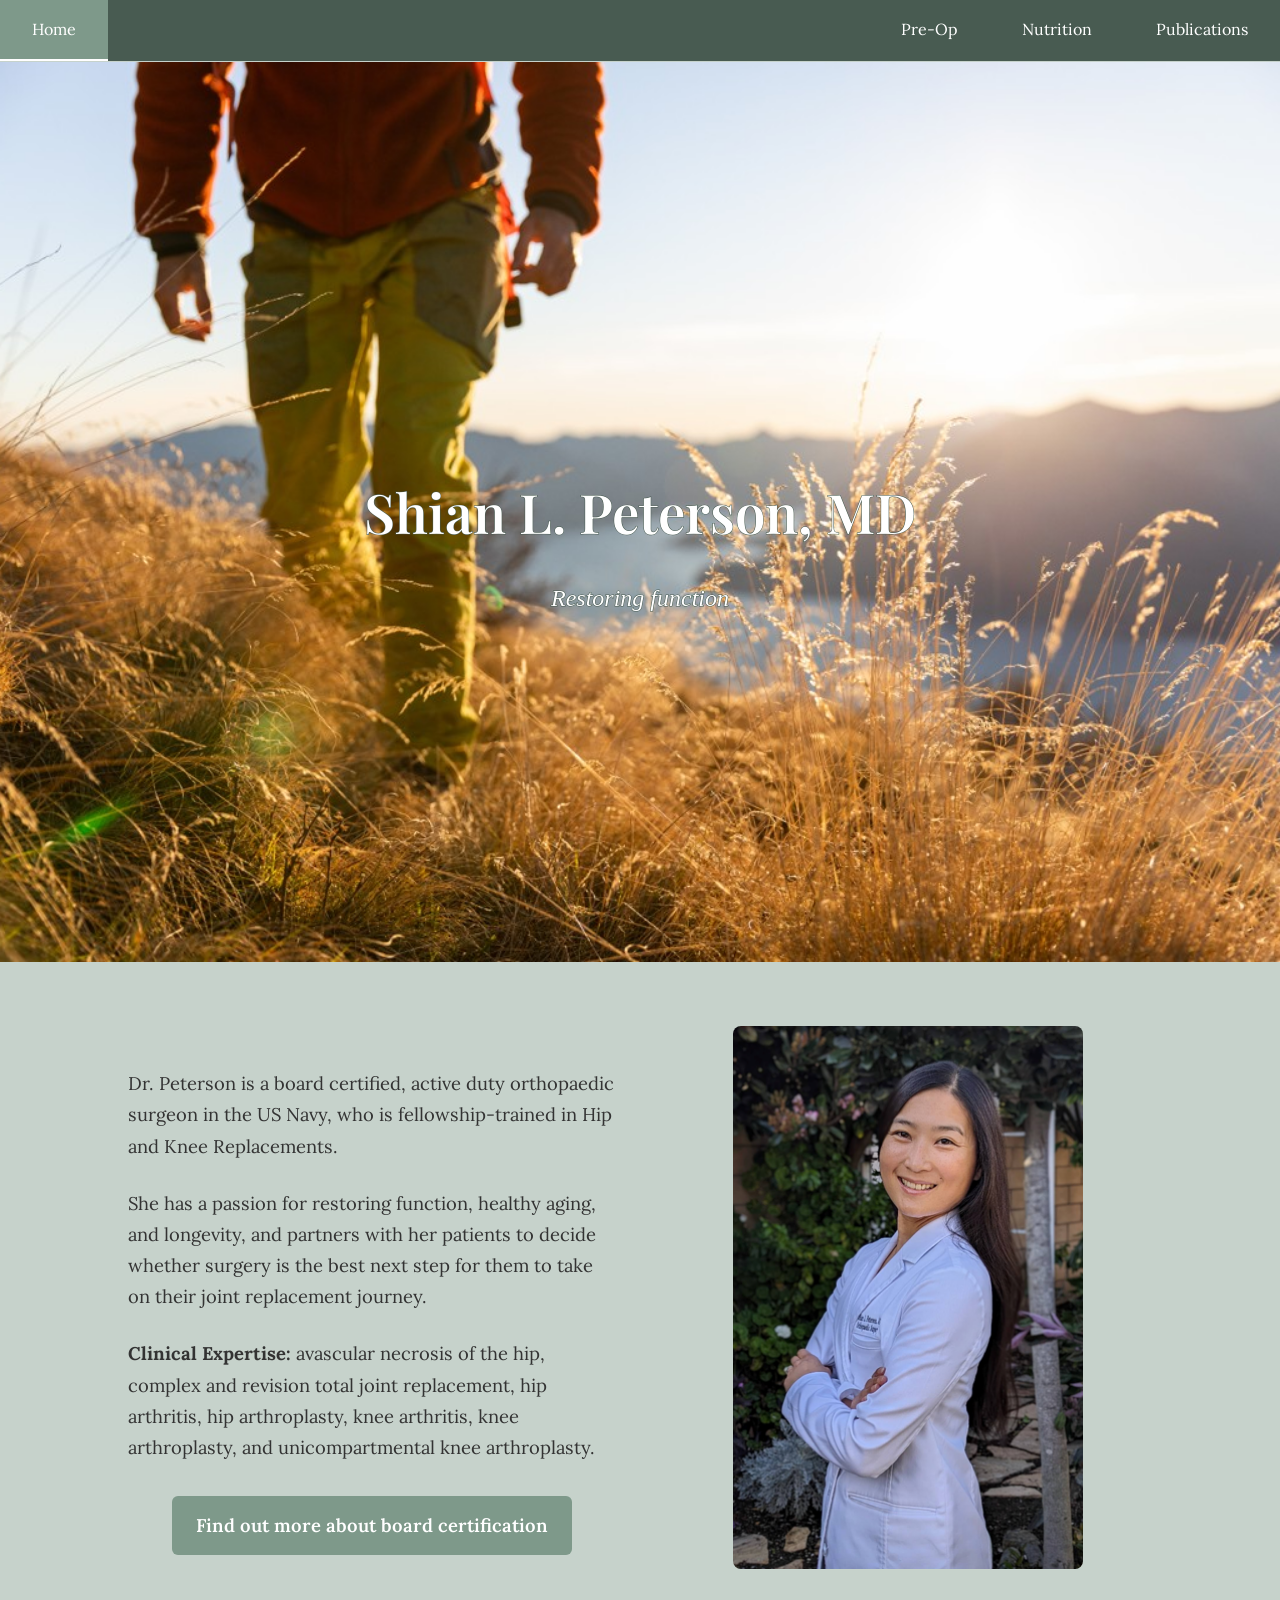
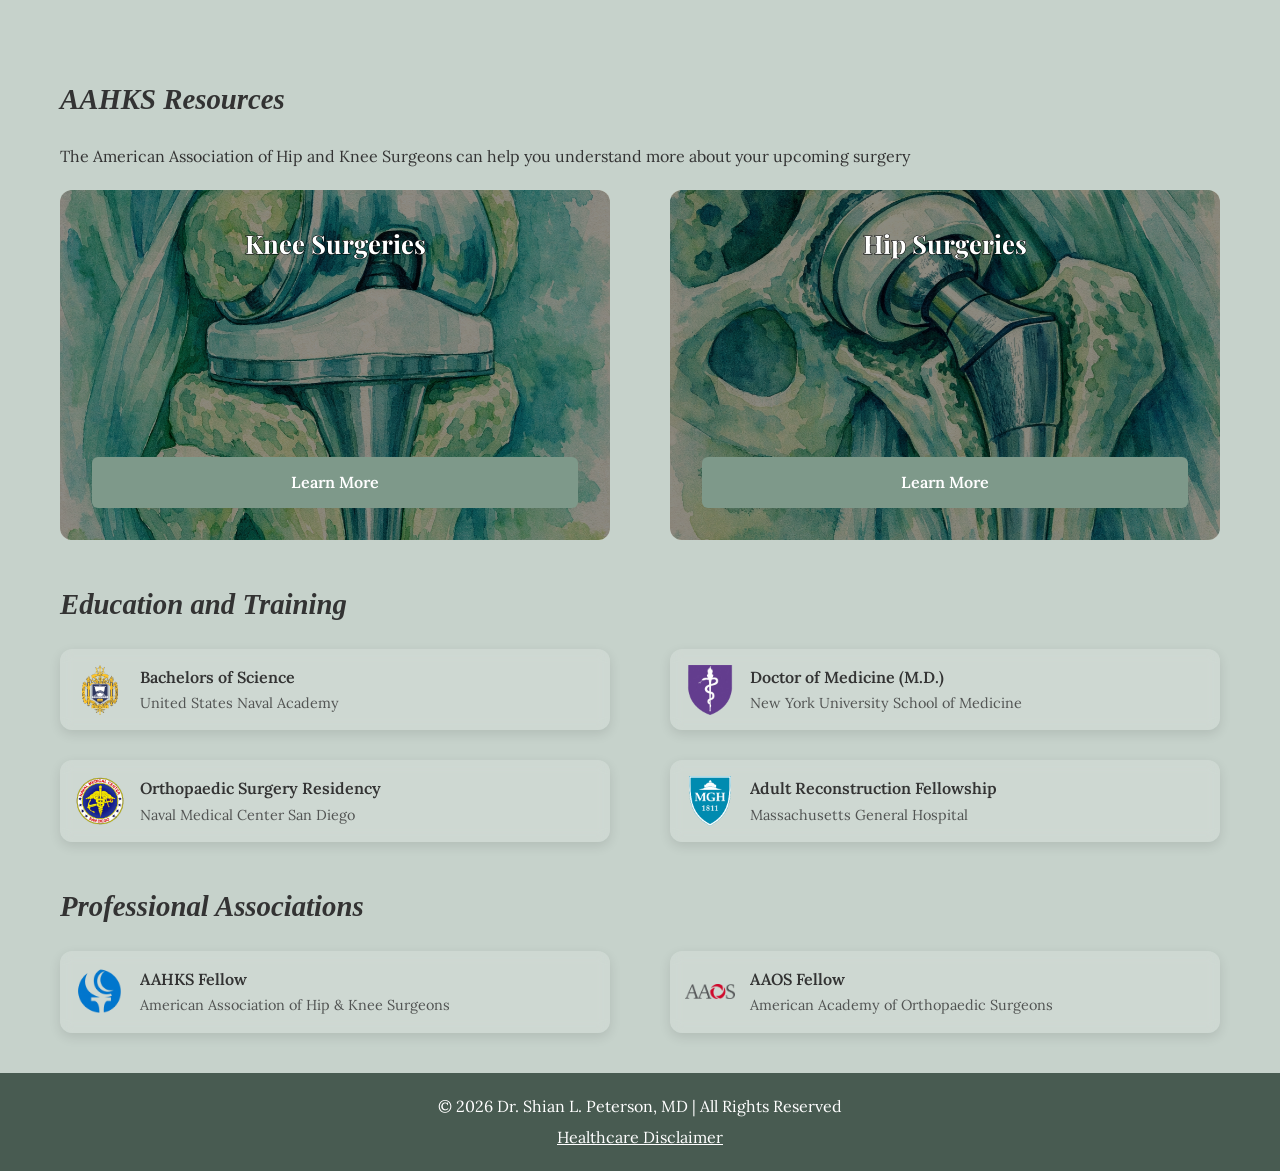
<file: index.html>
<!DOCTYPE html>
<html lang="en">
<head>
    <meta charset="UTF-8">
    <meta name="viewport" content="width=device-width, initial-scale=1.0">
    <title>Dr. Shian L. Peterson, MD</title>
    <link rel="icon" type="image/x-icon" href="images/favicon.ico">
    <link rel="stylesheet" href="css/style.css">
    <script src="script.js" defer></script>
</head>

<body>

    <!-- Mobile Top Bar -->
    <div class="mobile-top-bar">
        <button id="open-sidebar-button" onclick="openSidebar()" aria-label="open sidebar" aria-expanded="false" aria-controls="navbar">
            <svg xmlns="http://www.w3.org/2000/svg" height="40px" viewBox="0 -960 960 960" width="32">
                <path d="M120-240v-80h720v80H120Zm0-200v-80h720v80H120Zm0-200v-80h720v80H120Z"/>
            </svg>
        </button>
    </div>

    <!-- Navigation -->
    <nav id="navbar">
        <ul>
            <li>
                <button id="close-sidebar-button" onclick="closeSidebar()" aria-label="close sidebar">
                    <svg xmlns="http://www.w3.org/2000/svg" height="40px" viewBox="0 -960 960 960" width="32">
                        <path d="m256-200-56-56 224-224-224-224 56-56 224 224 224-224 56 56-224 224 224 224-56 56-224-224-224 224Z"/>
                    </svg>
                </button>
            </li>
            <li class="home-li"><a class="accent-link active-link" aria-current="page" href="index.html">Home</a></li>
            <li><a href="preop.html">Pre-Op</a></li>
            <li><a href="nutrition.html">Nutrition</a></li>
            <li><a href="publications.html">Publications</a></li>
        </ul>
    </nav>

    <div id="overlay" onclick="closeSidebar()" aria-hidden="true"></div>

    <!-- Hero -->
    <header>
        <div class="text-box">
            <h1>Shian L. Peterson, MD</h1>
            <h2>Restoring function</h2>
            <h2>Promoting healthy aging</h2>
            <h2>Guiding patients through their joint replacement journey</h2>
        </div>
    </header>

    <!-- Bio Section -->
    <div class="bio-container">
        <div class="bio-left">
            <p></p>
            <p>Dr. Peterson is a board certified, active duty orthopaedic surgeon in the US Navy, who is fellowship-trained in Hip and Knee Replacements.</p>
            <p>She has a passion for restoring function, healthy aging, and longevity, and partners with her patients to decide whether surgery is the best next step for them to take on their joint replacement journey.</p>
            <p><strong>Clinical Expertise:</strong> avascular necrosis of the hip, complex and revision total joint replacement, hip arthritis, hip arthroplasty, knee arthritis, knee arthroplasty, and unicompartmental knee arthroplasty.</p>

            <a href="https://mycertifiedorthopaedicsurgeon.org/" class="bio-cert-button" target="_blank" rel="noopener noreferrer">
                Find out more about board certification
            </a>
        </div>

        <div class="bio-photo-wrapper">
            <img src="images/headshot.png" alt="Dr. Peterson" class="bio-photo">
        </div>
    </div>

    <!-- AAHKS Section -->
    <section class="section section-aahks home-standard-section">
        <h2 class="section-title">AAHKS Resources</h2>
        <p>The American Association of Hip and Knee Surgeons can help you understand more about your upcoming surgery</p>

        <div class="two-col-grid">
            <div class="card card-base" style="--bg:url('../images/Copilot_knee.png')">
                <h3>Knee Surgeries</h3>
                <p></p>
                <a href="https://hipkneeinfo.org/knee-care/total-knee-replacement/" class="cta" target="_blank" rel="noopener noreferrer">Learn More</a>
            </div>

            <div class="card card-base" style="--bg:url('../images/Copilot_hip.png')">
                <h3>Hip Surgeries</h3>
                <p></p>
                <a href="https://hipkneeinfo.org/hip-care/total-hip-replacement/" class="cta" target="_blank" rel="noopener noreferrer">Learn More</a>
            </div>
        </div>
    </section>

    <!-- Education Section -->
    <section class="section home-standard-section">
        <h2 class="section-title">Education and Training</h2>

        <div class="two-col-grid">
            <div class="edu-card card-base">
                <img src="images/logo_usna.png" alt="USNA Logo">
                <div class="edu-text">
                    <div class="edu-title">Bachelors of Science</div>
                    <div class="edu-subtitle">United States Naval Academy</div>
                </div>
            </div>

            <div class="edu-card card-base">
                <img src="images/logo_nyu.png" alt="NYU Logo">
                <div class="edu-text">
                    <div class="edu-title">Doctor of Medicine (M.D.)</div>
                    <div class="edu-subtitle">New York University School of Medicine</div>
                </div>
            </div>

            <div class="edu-card card-base">
                <img src="images/logo_nmcsd.png" alt="NMCSD Logo">
                <div class="edu-text">
                    <div class="edu-title">Orthopaedic Surgery Residency</div>
                    <div class="edu-subtitle">Naval Medical Center San Diego</div>
                </div>
            </div>

            <div class="edu-card card-base">
                <img src="images/logo_mgh.png" alt="MGH Logo">
                <div class="edu-text">
                    <div class="edu-title">Adult Reconstruction Fellowship</div>
                    <div class="edu-subtitle">Massachusetts General Hospital</div>
                </div>
            </div>
        </div>
    </section>

    <!-- Associations Section -->
    <section class="section home-standard-section">
        <h2 class="section-title">Professional Associations</h2>

        <div class="two-col-grid">
            <div class="asc-card card-base">
                <img src="images/aahks_logo_circle.png" alt="AAHKS">
                <div class="asc-text">
                    <div class="asc-title">AAHKS Fellow</div>
                    <div class="asc-subtitle">American Association of Hip & Knee Surgeons</div>
                </div>
            </div>

            <div class="asc-card card-base">
                <img src="images/aaos_logo_abrev.png" alt="AAOS">
                <div class="asc-text">
                    <div class="asc-title">AAOS Fellow</div>
                    <div class="asc-subtitle">American Academy of Orthopaedic Surgeons</div>
                </div>
            </div>
        </div>
    </section>

    <!-- Footer -->
    <footer>
        <p>&copy; 2026 Dr. Shian L. Peterson, MD | All Rights Reserved</p>
        <a class="footer-disclaimer" href="disclaimer.html">Healthcare Disclaimer</a>
    </footer>

</body>
</html>
</file>
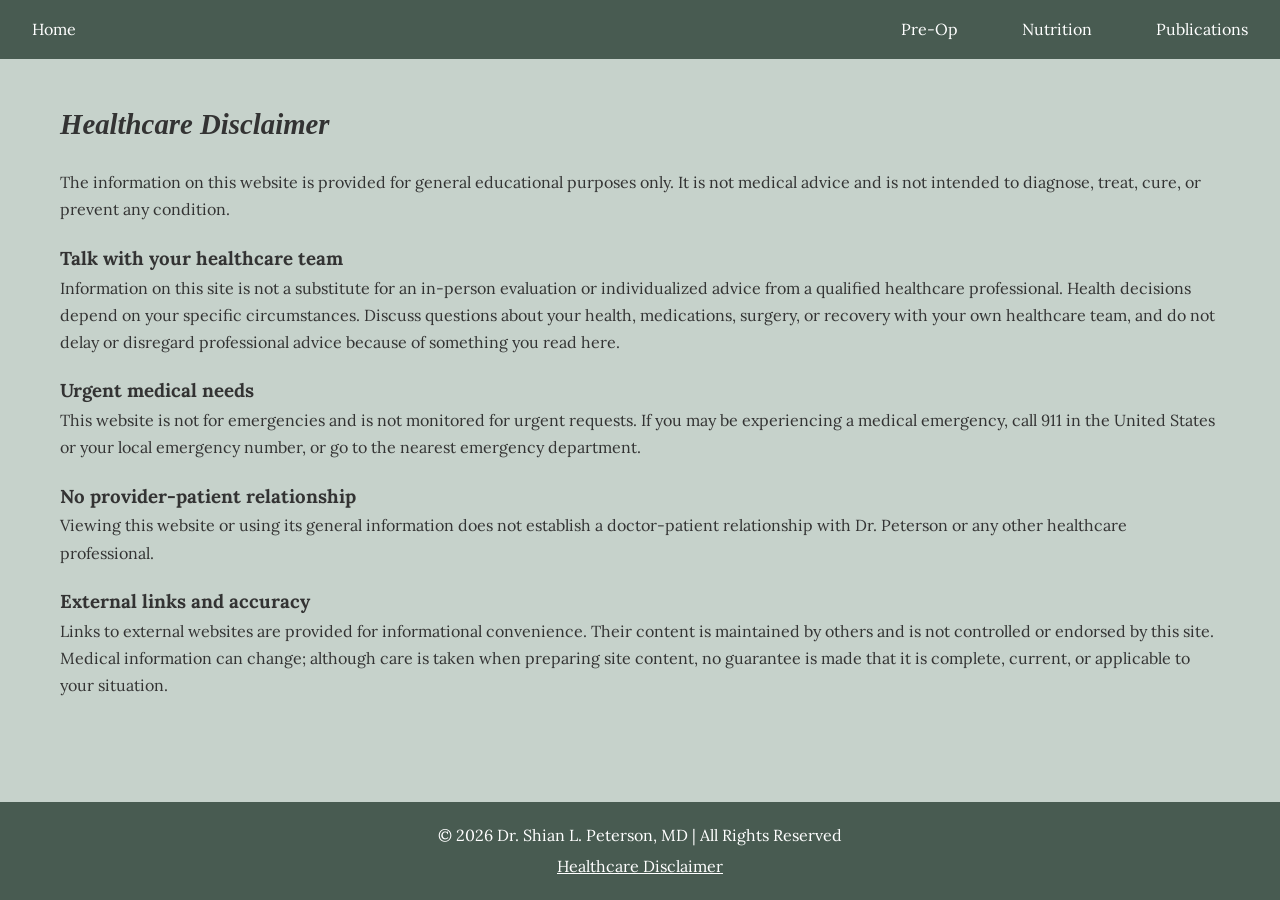
<file: disclaimer.html>
<!DOCTYPE html>
<html lang="en">
<head>
    <meta charset="UTF-8">
    <meta name="viewport" content="width=device-width, initial-scale=1.0">
    <title>Healthcare Disclaimer | Dr. Shian L. Peterson, MD</title>
    <link rel="icon" type="image/x-icon" href="images/favicon.ico">
    <link rel="stylesheet" href="css/style.css">
    <script src="script.js" defer></script>
</head>
<body>
    <div class="mobile-top-bar">
        <button id="open-sidebar-button" onclick="openSidebar()" aria-label="open sidebar" aria-expanded="false" aria-controls="navbar">
            <svg xmlns="http://www.w3.org/2000/svg" height="40px" viewBox="0 -960 960 960" width="32">
                <path d="M120-240v-80h720v80H120Zm0-200v-80h720v80H120Zm0-200v-80h720v80H120Z"/>
            </svg>
        </button>
    </div>

    <nav id="navbar">
        <ul>
            <li>
                <button id="close-sidebar-button" onclick="closeSidebar()" aria-label="close sidebar">
                    <svg xmlns="http://www.w3.org/2000/svg" height="40px" viewBox="0 -960 960 960" width="32">
                        <path d="m256-200-56-56 224-224-224-224 56-56 224 224 224-224 56 56-224 224 224 224-56 56-224-224-224 224Z"/>
                    </svg>
                </button>
            </li>
            <li class="home-li"><a href="index.html">Home</a></li>
            <li><a href="preop.html">Pre-Op</a></li>
            <li><a href="nutrition.html">Nutrition</a></li>
            <li><a href="publications.html">Publications</a></li>
        </ul>
    </nav>

    <div id="overlay" onclick="closeSidebar()" aria-hidden="true"></div>

    <section class="section">
        <h2 class="section-title">Healthcare Disclaimer</h2>

        <p>The information on this website is provided for general educational purposes only. It is not medical advice and is not intended to diagnose, treat, cure, or prevent any condition.</p>

        <h3>Talk with your healthcare team</h3>
        <p>Information on this site is not a substitute for an in-person evaluation or individualized advice from a qualified healthcare professional. Health decisions depend on your specific circumstances. Discuss questions about your health, medications, surgery, or recovery with your own healthcare team, and do not delay or disregard professional advice because of something you read here.</p>

        <h3>Urgent medical needs</h3>
        <p>This website is not for emergencies and is not monitored for urgent requests. If you may be experiencing a medical emergency, call 911 in the United States or your local emergency number, or go to the nearest emergency department.</p>

        <h3>No provider-patient relationship</h3>
        <p>Viewing this website or using its general information does not establish a doctor-patient relationship with Dr. Peterson or any other healthcare professional.</p>

        <h3>External links and accuracy</h3>
        <p>Links to external websites are provided for informational convenience. Their content is maintained by others and is not controlled or endorsed by this site. Medical information can change; although care is taken when preparing site content, no guarantee is made that it is complete, current, or applicable to your situation.</p>
    </section>

    <footer>
        <p>&copy; 2026 Dr. Shian L. Peterson, MD | All Rights Reserved</p>
        <a class="footer-disclaimer" href="disclaimer.html" aria-current="page">Healthcare Disclaimer</a>
    </footer>
</body>
</html>
</file>
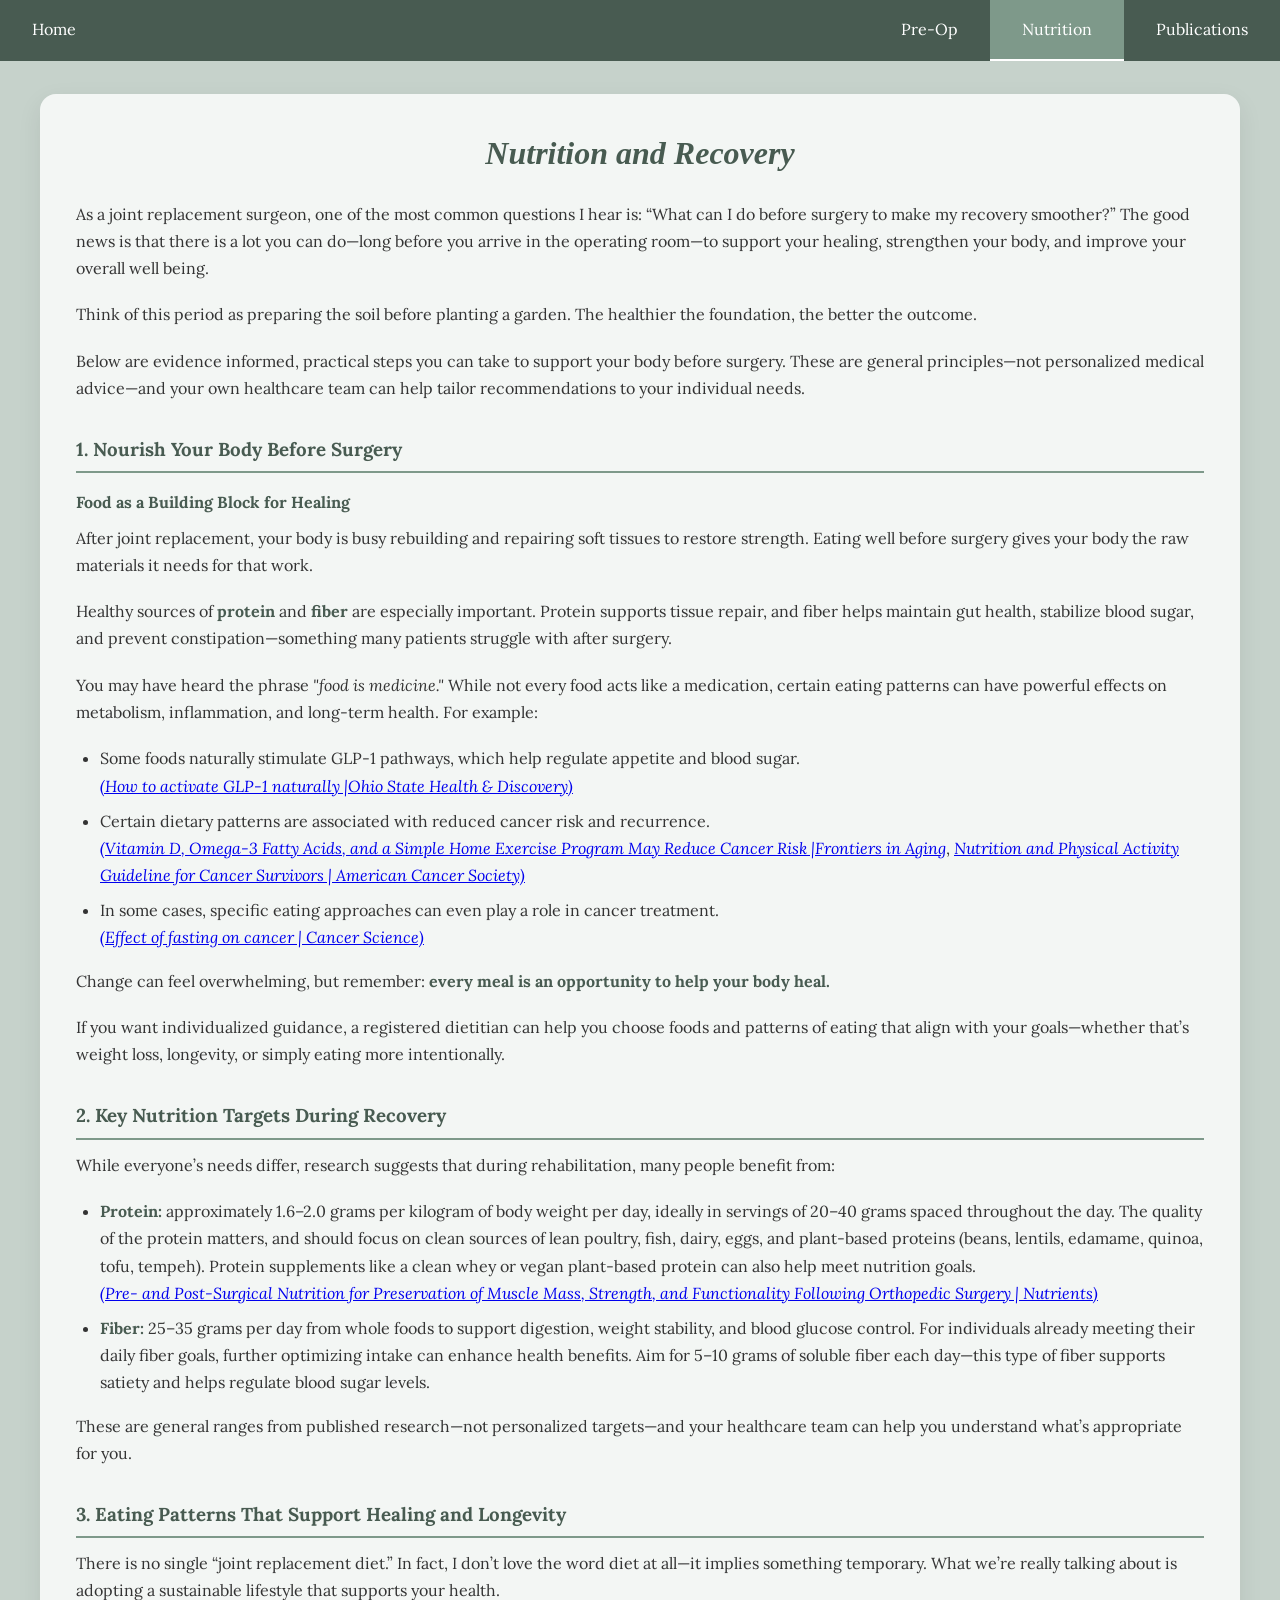
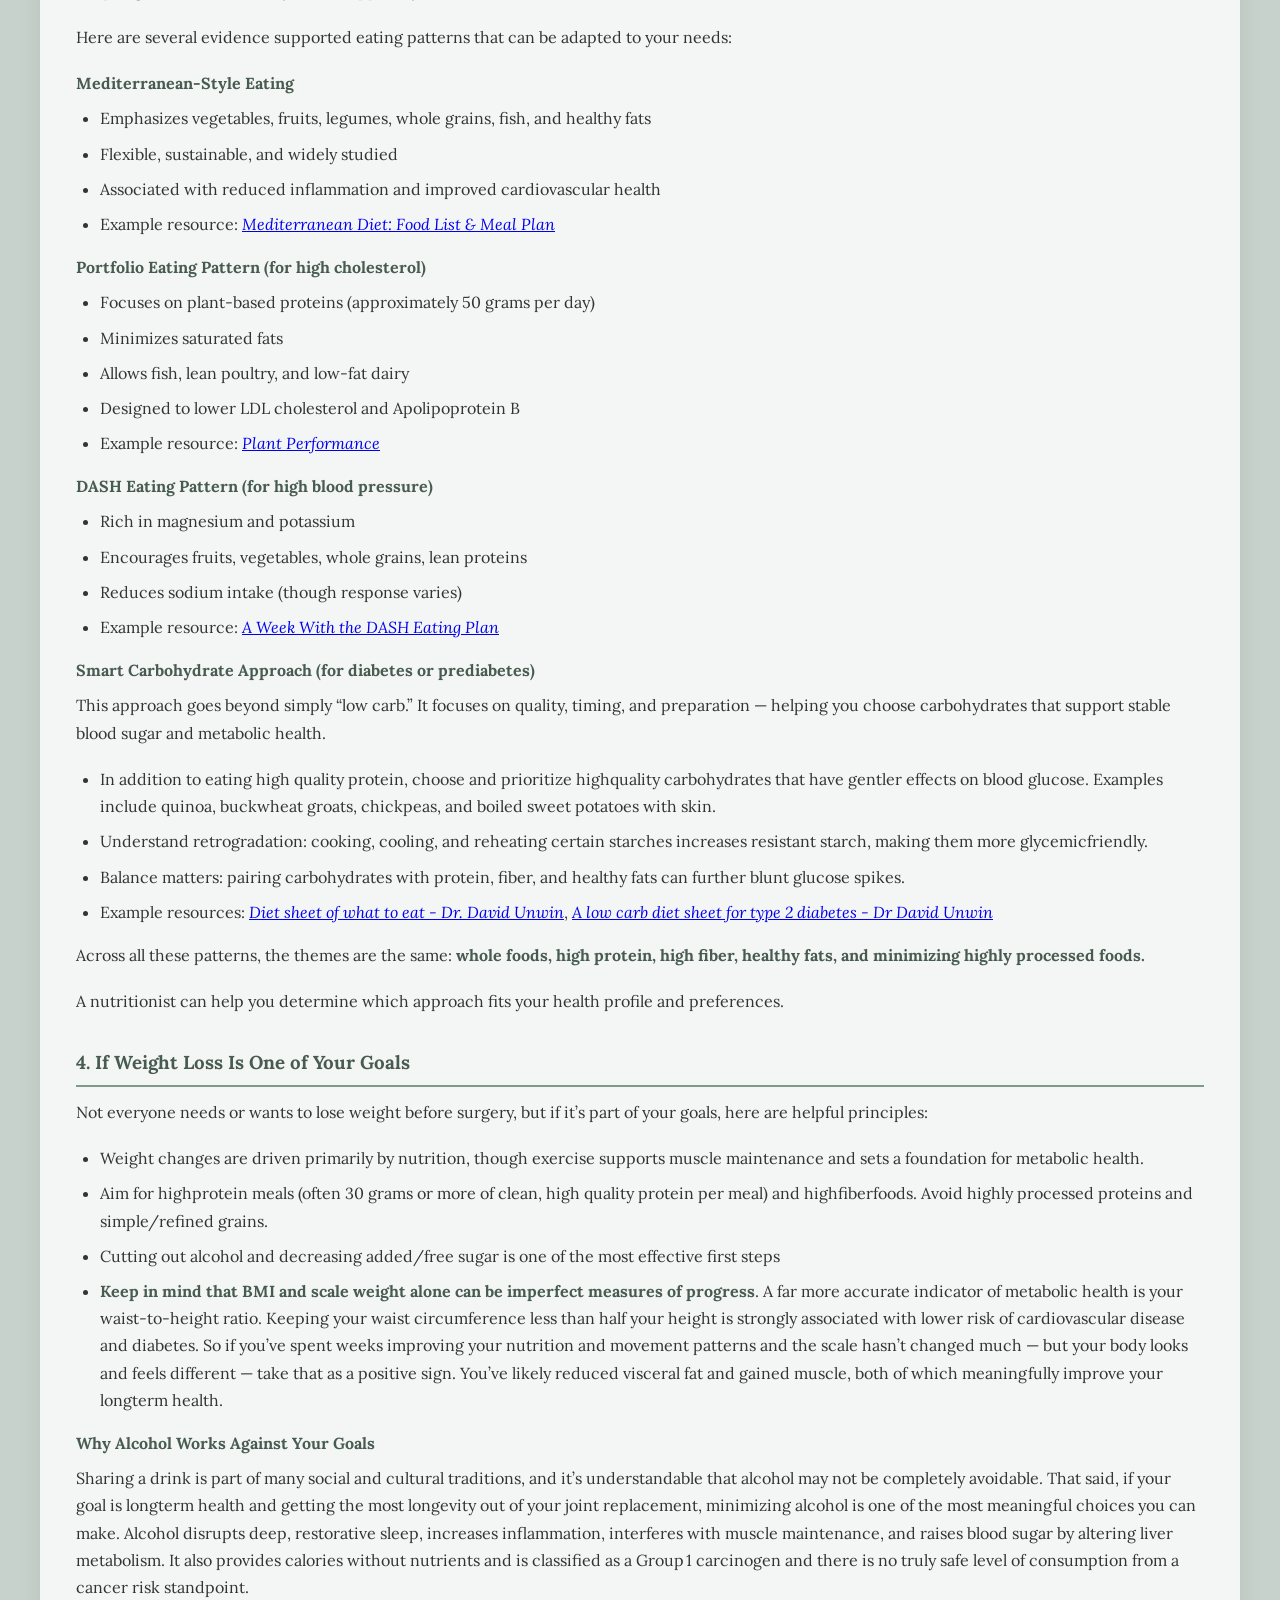
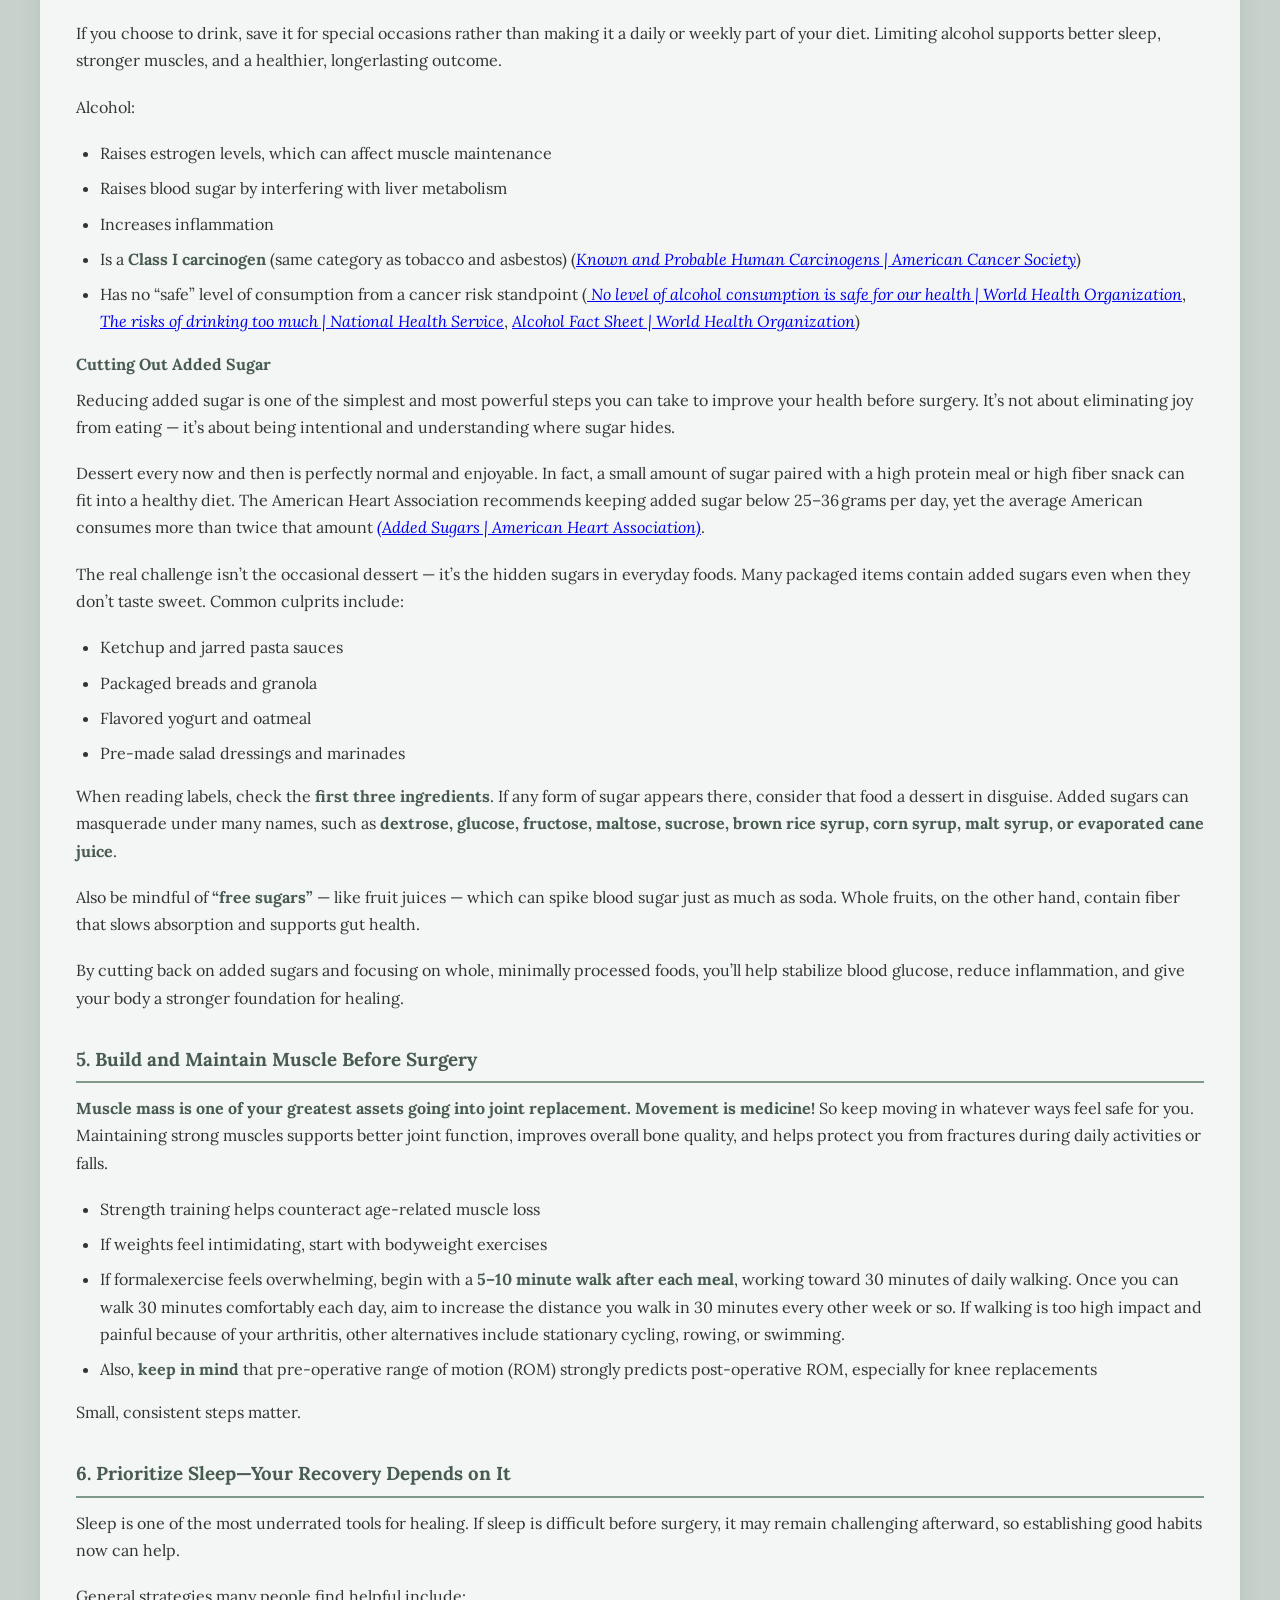
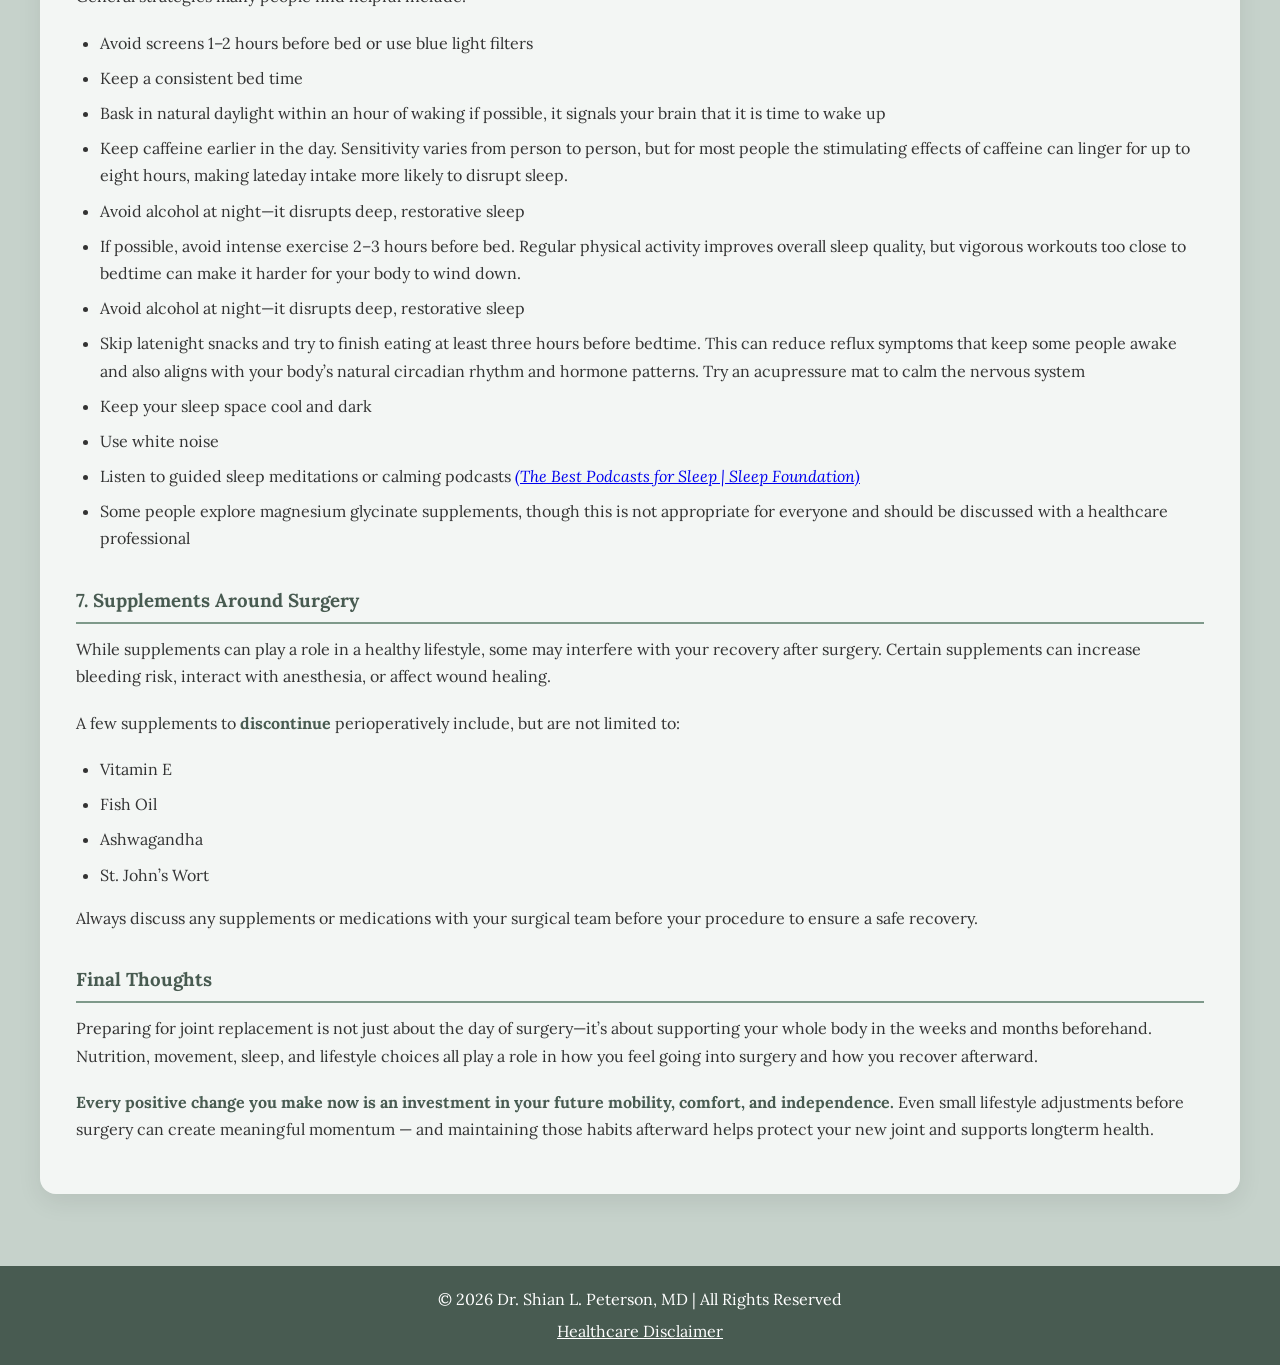
<file: nutrition.html>
<!DOCTYPE html>
<html lang="en">
<head>
    <meta charset="UTF-8">
    <meta name="viewport" content="width=device-width, initial-scale=1.0">
    <title>Nutrition | Dr. Shian L. Peterson, MD</title>
    <link rel="icon" type="image/x-icon" href="images/favicon.ico">
    <link rel="stylesheet" href="css/style.css">
    <script src="script.js" defer></script>
</head>
<body class="preop-page">
    <div class="mobile-top-bar">
        <button id="open-sidebar-button" onclick="openSidebar()" aria-label="open sidebar" aria-expanded="false" aria-controls="navbar">
            <svg xmlns="http://www.w3.org/2000/svg" height="40px" viewBox="0 -960 960 960" width="32">
                <path d="M120-240v-80h720v80H120Zm0-200v-80h720v80H120Zm0-200v-80h720v80H120Z"/>
            </svg>
        </button>
    </div>

    <nav id="navbar">
        <ul>
            <li>
                <button id="close-sidebar-button" onclick="closeSidebar()" aria-label="close sidebar">
                    <svg xmlns="http://www.w3.org/2000/svg" height="40px" viewBox="0 -960 960 960" width="32">
                        <path d="m256-200-56-56 224-224-224-224 56-56 224 224 224-224 56 56-224 224 224 224-56 56-224-224-224 224Z"/>
                    </svg>
                </button>
            </li>
            <li class="home-li"><a href="index.html">Home</a></li>
            <li><a href="preop.html">Pre-Op</a></li>
            <li><a class="accent-link active-link" aria-current="page" href="nutrition.html">Nutrition</a></li>
            <li><a href="publications.html">Publications</a></li>
        </ul>
    </nav>

    <div id="overlay" onclick="closeSidebar()" aria-hidden="true"></div>

    <section class="section">
        <h2 class="section-title">Nutrition and Recovery</h2>

        <p>
            As a joint replacement surgeon, one of the most common questions I hear is: “What can I do before surgery to make my recovery smoother?” The good news is that there is a lot you can do—long before you arrive in the operating room—to support your healing, strengthen your body, and improve your overall well being.
        </p>

        <p>
            Think of this period as preparing the soil before planting a garden. The healthier the foundation, the better the outcome.
        </p>

        <p>
            Below are evidence informed, practical steps you can take to support your body before surgery. These are general principles—not personalized medical advice—and your own healthcare team can help tailor recommendations to your individual needs.
        </p>

        <h3>1. Nourish Your Body Before Surgery</h3>
        <h4>Food as a Building Block for Healing</h4>

        <p>
            After joint replacement, your body is busy rebuilding and repairing soft tissues to restore strength. Eating well before surgery gives your body the raw materials it needs for that work.
        </p>

        <p>
           Healthy sources of <strong>protein</strong> and <strong>fiber</strong> are especially important. Protein supports tissue repair, and fiber helps maintain gut health, stabilize blood sugar, and prevent constipation—something many patients struggle with after surgery.
        </p>

        <p>
            You may have heard the phrase <em>"food is medicine."</em> While not every food acts like a medication, certain eating patterns can have powerful effects on metabolism, inflammation, and long-term health. For example:
        </p>

        <ul>
            <li>
                Some foods naturally stimulate GLP-1 pathways, which help regulate appetite and blood sugar.
                <br><a href="https://health.osu.edu/wellness/exercise-and-nutrition/activiating-glp-1-naturally" target="_blank"><em>(How to activate GLP-1 naturally |Ohio State Health & Discovery)</em></a>
            </li>
            <li>
                Certain dietary patterns are associated with reduced cancer risk and recurrence.
                <br><a href="https://pmc.ncbi.nlm.nih.gov/articles/PMC9261319/" target="_blank"><em>(Vitamin D, Omega-3 Fatty Acids, and a Simple Home Exercise Program May Reduce Cancer Risk |Frontiers in Aging</em></a>, 
                <a href="https://www.cancer.org/cancer/supportive-care/nutrition-activity-with-cancer/acs-nutrition-and-physical-activity-guideline-for-survivors.html" target="_blank"><em>Nutrition and Physical Activity Guideline for Cancer Survivors | American Cancer Society)</em></a>
            </li>
            <li>
                In some cases, specific eating approaches can even play a role in cancer treatment.
                <br><a href="https://pmc.ncbi.nlm.nih.gov/articles/PMC9530862/" target="_blank"><em>(Effect of fasting on cancer | Cancer Science)</em></a>
            </li>
        </ul>

        <p>
            Change can feel overwhelming, but remember: <strong>every meal is an opportunity to help your body heal.</strong>
        </p>

        <p>
            If you want individualized guidance, a registered dietitian can help you choose foods and patterns of eating that align with your goals—whether that’s weight loss, longevity, or simply eating more intentionally.
        </p>

        <h3>2. Key Nutrition Targets During Recovery</h3>

        <p>While everyone’s needs differ, research suggests that during rehabilitation, many people benefit from:</p>

        <ul>
            <li>
                <strong>Protein:</strong> approximately 1.6–2.0 grams per kilogram of body weight per day, ideally in servings of 20–40 grams spaced throughout the day. The quality of the protein matters, and should focus on clean sources of lean poultry, fish, dairy, eggs, and plant-based proteins (beans, lentils, edamame, quinoa, tofu, tempeh). Protein supplements like a clean whey or vegan plant-based protein can also help meet nutrition goals.
                <br><a href="https://pmc.ncbi.nlm.nih.gov/articles/PMC8156786/#:~:text=During%20the%20rehabilitation%20period%2C%20protein,recommended%20%5B20%2C65%5D" target="_blank"><em>(Pre- and Post-Surgical Nutrition for Preservation of Muscle Mass, Strength, and Functionality Following Orthopedic Surgery | Nutrients)</em></a>
            </li>
            <li>
                <strong>Fiber:</strong> 25–35 grams per day from whole foods to support digestion, weight stability, and blood glucose control. For individuals already meeting their daily fiber goals, further optimizing intake can enhance health benefits. Aim for 5–10 grams of soluble fiber each day—this type of fiber supports satiety and helps regulate blood sugar levels.</li>
        </ul>

        <p>
            These are general ranges from published research—not personalized targets—and your healthcare team can help you understand what’s appropriate for you.
        </p>

        <h3>3. Eating Patterns That Support Healing and Longevity</h3>

        <p>
            There is no single “joint replacement diet.” In fact, I don’t love the word diet at all—it implies something temporary. What we’re really talking about is adopting a sustainable lifestyle that supports your health.

        </p>

        <p>Here are several evidence supported eating patterns that can be adapted to your needs:</p>

        <h4>Mediterranean-Style Eating</h4>
        <ul>
            <li>Emphasizes vegetables, fruits, legumes, whole grains, fish, and healthy fats</li>
            <li>Flexible, sustainable, and widely studied</li>
            <li>Associated with reduced inflammation and improved cardiovascular health</li>
            <li>Example resource: <a href="https://my.clevelandclinic.org/health/articles/16037-mediterranean-diet" target="_blank"><em>Mediterranean Diet: Food List & Meal Plan</em></a></li>
        </ul>

        <h4>Portfolio Eating Pattern (for high cholesterol)</h4>
        <ul>
            <li>Focuses on plant-based proteins (approximately 50 grams per day)</li>
            <li>Minimizes saturated fats</li>
            <li>Allows fish, lean poultry, and low-fat dairy</li>
            <li>Designed to lower LDL cholesterol and Apolipoprotein B</li>
            <li>Example resource: <a href="https://theproof.com/wp-content/uploads/2022/04/PlantPerformance.pdf" target="_blank"><em>Plant Performance</em></a></li>
        </ul>

        <h4>DASH Eating Pattern (for high blood pressure)</h4>
        <ul>
            <li>Rich in magnesium and potassium</li>
            <li>Encourages fruits, vegetables, whole grains, lean proteins</li>
            <li>Reduces sodium intake (though response varies)</li>
            <li>Example resource: <a href="https://www.nhlbi.nih.gov/sites/default/files/publications/WeekOnDASH.pdf" target="_blank"><em>A Week With the DASH Eating Plan</em></a></li>
        </ul>

        <h4>Smart Carbohydrate Approach (for diabetes or prediabetes)</h4>

        <p>
            This approach goes beyond simply “low carb.” It focuses on quality, timing, and preparation — helping you choose carbohydrates that support stable blood sugar and metabolic health.
        </p>

        <ul>
            <li>In addition to eating high quality protein, choose and prioritize highquality carbohydrates that have gentler effects on blood glucose. Examples include quinoa, buckwheat groats, chickpeas, and boiled sweet potatoes with skin.</li>
            <li>Understand retrogradation: cooking, cooling, and reheating certain starches increases resistant starch, making them more glycemicfriendly.</li>
            <li>Balance matters: pairing carbohydrates with protein, fiber, and healthy fats can further blunt glucose spikes.</li>
            <li>Example resources: <a href="https://www.dietdoctor.com/wp-content/uploads/2017/11/Diet-sheet-of-what-to-eat-with-Dr.-David-Unwin.pdf" target="_blank"><em>Diet sheet of what to eat - Dr. David Unwin</em></a>, <a href="https://pathwaysbc-production-content-item-documents.s3.amazonaws.com/documents/5534/original/A%20low%20carb%20diet%20sheet%20for%20type%202%20diabetes%20-%20Dr%20David%20Unwin.pdf?1637547088" target="_blank"><em>A low carb diet sheet for type 2 diabetes - Dr David Unwin</em></a></li>
        </ul>

        <p>
            Across all these patterns, the themes are the same: <strong>whole foods, high protein, high fiber, healthy fats, and minimizing highly processed foods.</strong>
        </p>

        <p>
            A nutritionist can help you determine which approach fits your health profile and preferences.
        </p>

        <h3>4. If Weight Loss Is One of Your Goals</h3>

        <p>
            Not everyone needs or wants to lose weight before surgery, but if it’s part of your goals, here are helpful principles:
        </p>

        <ul>
            <li>Weight changes are driven primarily by nutrition, though exercise supports muscle maintenance and sets a foundation for metabolic health.</li>
            <li>Aim for highprotein meals (often 30 grams or more of clean, high quality protein per meal) and highfiberfoods. Avoid highly processed proteins and simple/refined grains.</li>
            <li>Cutting out alcohol and decreasing added/free sugar is one of the most effective first steps</li>
            <li><strong>Keep in mind that BMI and scale weight alone can be imperfect measures of progress</strong>. A far more accurate indicator of metabolic health is your waist-to-height ratio. Keeping your waist circumference less than half your height is strongly associated with lower risk of cardiovascular disease and diabetes. So if you’ve spent weeks improving your nutrition and movement patterns and the scale hasn’t changed much — but your body looks and feels different — take that as a positive sign. You’ve likely reduced visceral fat and gained muscle, both of which meaningfully improve your longterm health.</li>
        </ul>

        <h4>Why Alcohol Works Against Your Goals</h4>

        <p>
            Sharing a drink is part of many social and cultural traditions, and it’s understandable that alcohol may not be completely avoidable. That said, if your goal is longterm health and getting the most longevity out of your joint replacement, minimizing alcohol is one of the most meaningful choices you can make. Alcohol disrupts deep, restorative sleep, increases inflammation, interferes with muscle maintenance, and raises blood sugar by altering liver metabolism. It also provides calories without nutrients and is classified as a Group 1 carcinogen and there is no truly safe level of consumption from a cancer risk standpoint.
        </p>

        <p>
            If you choose to drink, save it for special occasions rather than making it a daily or weekly part of your diet. Limiting alcohol supports better sleep, stronger muscles, and a healthier, longerlasting outcome.
        </p>

        <p>
            Alcohol:
        </p>

        <ul>
            <li>Raises estrogen levels, which can affect muscle maintenance</li>
            <li>Raises blood sugar by interfering with liver metabolism</li>
            <li>Increases inflammation</li>
            <li>Is a <strong>Class I carcinogen</strong> (same category as tobacco and asbestos) (<a href="https://www.cancer.org/cancer/risk-prevention/understanding-cancer-risk/known-and-probable-human-carcinogens.html" target="_blank"><em>Known and Probable Human Carcinogens | American Cancer Society</em></a>)</li>
            <li>Has no “safe” level of consumption from a cancer risk standpoint (<a href="https://www.who.int/europe/news/item/04-01-2023-no-level-of-alcohol-consumption-is-safe-for-our-health" target="_blank"><em> No level of alcohol consumption is safe for our health | World Health Organization</em></a>, <a href="https://www.nhs.uk/live-well/alcohol-advice/the-risks-of-drinking-too-much/" target="_blank"><em>The risks of drinking too much | National Health Service</em></a>, <a href="https://www.who.int/news-room/fact-sheets/detail/alcohol" target="_blank"><em>Alcohol Fact Sheet | World Health Organization</em></a>)</li>
        </ul>

        <h4>Cutting Out Added Sugar</h4>
        <p>
            Reducing added sugar is one of the simplest and most powerful steps you can take to improve your health before surgery. It’s not about eliminating joy from eating — it’s about being intentional and understanding where sugar hides.
        </p>

        <p>
            Dessert every now and then is perfectly normal and enjoyable. In fact, a small amount of sugar paired with a high protein meal or high fiber snack can fit into a healthy diet. The American Heart Association recommends keeping added sugar below 25–36 grams per day, yet the average American consumes more than twice that amount <a href="https://www.heart.org/en/health-topics/diet-and-physical-activity/added-sugar" target="_blank"><em>(Added Sugars | American Heart Association)</em></a>. 
        </p>

        <p>
            The real challenge isn’t the occasional dessert — it’s the hidden sugars in everyday foods. Many packaged items contain added sugars even when they don’t taste sweet. Common culprits include:
        </p>
            
            <ul>
                <li>Ketchup and jarred pasta sauces</li>
                <li>Packaged breads and granola</li>
                <li>Flavored yogurt and oatmeal</li>
                <li>Pre-made salad dressings and marinades</li>
            </ul>
            

        <p>
            When reading labels, check the <strong>first three ingredients</strong>. If any form of sugar appears there, consider that food a dessert in disguise. Added sugars can masquerade under many names, such as <strong>dextrose, glucose, fructose, maltose, sucrose, brown rice syrup, corn syrup, malt syrup, or evaporated cane juice</strong>.
        </p>

        <p>
            Also be mindful of <strong>“free sugars”</strong> — like fruit juices — which can spike blood sugar just as much as soda. Whole fruits, on the other hand, contain fiber that slows absorption and supports gut health.
        </p>

        <p>
            By cutting back on added sugars and focusing on whole, minimally processed foods, you’ll help stabilize blood glucose, reduce inflammation, and give your body a stronger foundation for healing.
        </p>

        <h3>5. Build and Maintain Muscle Before Surgery</h3>

        <p>
            <strong>Muscle mass is one of your greatest assets going into joint replacement. Movement is medicine!</strong> So keep moving in whatever ways feel safe for you. Maintaining strong muscles supports better joint function, improves overall bone quality, and helps protect you from fractures during daily activities or falls.
        </p>

        <ul>
            
            <li>Strength training helps counteract age-related muscle loss</li>
            <li>If weights feel intimidating, start with bodyweight exercises</li>
            <li>If formalexercise feels overwhelming, begin with a <strong>5–10 minute walk after each meal</strong>, working toward 30 minutes of daily walking. Once you can walk 30 minutes comfortably each day, aim to increase the distance you walk in 30 minutes every other week or so. If walking is too high impact and painful because of your arthritis, other alternatives include stationary cycling, rowing, or swimming.</li>
            <li>Also, <strong>keep in mind</strong> that pre-operative range of motion (ROM) strongly predicts post-operative ROM, especially for knee replacements</li>
        </ul>

        <p>
            Small, consistent steps matter.
        </p>

        <h3>6. Prioritize Sleep—Your Recovery Depends on It</h3>

        <p>
            Sleep is one of the most underrated tools for healing. If sleep is difficult before surgery, it may remain challenging afterward, so establishing good habits now can help.
        </p>

        <p>
            General strategies many people find helpful include:
        </p>

        <ul>
            <li>Avoid screens 1–2 hours before bed or use blue light filters</li>
            <li>Keep a consistent bed time</li>
            <li>Bask in natural daylight within an hour of waking if possible, it signals your brain that it is time to wake up</li>
            <li>Keep caffeine earlier in the day. Sensitivity varies from person to person, but for most people the stimulating effects of caffeine can linger for up to eight hours, making lateday intake more likely to disrupt sleep.</li>            <li>Avoid alcohol at night—it disrupts deep, restorative sleep</li>
            <li>If possible, avoid intense exercise 2–3 hours before bed. Regular physical activity improves overall sleep quality, but vigorous workouts too close to bedtime can make it harder for your body to wind down.</li>
            <li>Avoid alcohol at night—it disrupts deep, restorative sleep</li>
            <li>Skip latenight snacks and try to finish eating at least three hours before bedtime. This can reduce reflux symptoms that keep some people awake and also aligns with your body’s natural circadian rhythm and hormone patterns. Try an acupressure mat to calm the nervous system</li>
            <li>Keep your sleep space cool and dark</li>
            <li>Use white noise</li>
            <li>Listen to guided sleep meditations or calming podcasts <a href="https://www.sleepfoundation.org/best-sleep-products/best-podcasts-for-sleep" target="_blank"><em>(The Best Podcasts for Sleep | Sleep Foundation)</em></a></li>
            <li>Some people explore magnesium glycinate supplements, though this is not appropriate for everyone and should be discussed with a healthcare professional</li>
        </ul>


        <h3>7. Supplements Around Surgery</h3>

        <p>
           While supplements can play a role in a healthy lifestyle, some may interfere with your recovery after surgery. Certain supplements can increase bleeding risk, interact with anesthesia, or affect wound healing.
        </p>
        
        <p>
            A few supplements to <strong>discontinue</strong> perioperatively include, but are not limited to:
        </p>

        <ul>
            <li>Vitamin E</li>
            <li>Fish Oil</li>
            <li>Ashwagandha</li>
            <li>St. John’s Wort</li>
        </ul>

        <p>
            Always discuss any supplements or medications with your surgical team before your procedure to ensure a safe recovery.
        </p>

        <h3>Final Thoughts</h3>
        <p>
            Preparing for joint replacement is not just about the day of surgery—it’s about supporting your whole body in the weeks and months beforehand. Nutrition, movement, sleep, and lifestyle choices all play a role in how you feel going into surgery and how you recover afterward.
        </p>

        <p>
            <strong>Every positive change you make now is an investment in your future mobility, comfort, and independence.</strong> Even small lifestyle adjustments before surgery can create meaningful momentum — and maintaining those habits afterward helps protect your new joint and supports longterm health.
        </p>
    </section>

    <footer>
        <p>&copy; 2026 Dr. Shian L. Peterson, MD | All Rights Reserved</p>
        <a class="footer-disclaimer" href="disclaimer.html">Healthcare Disclaimer</a>
    </footer>
</body>
</html>
</file>
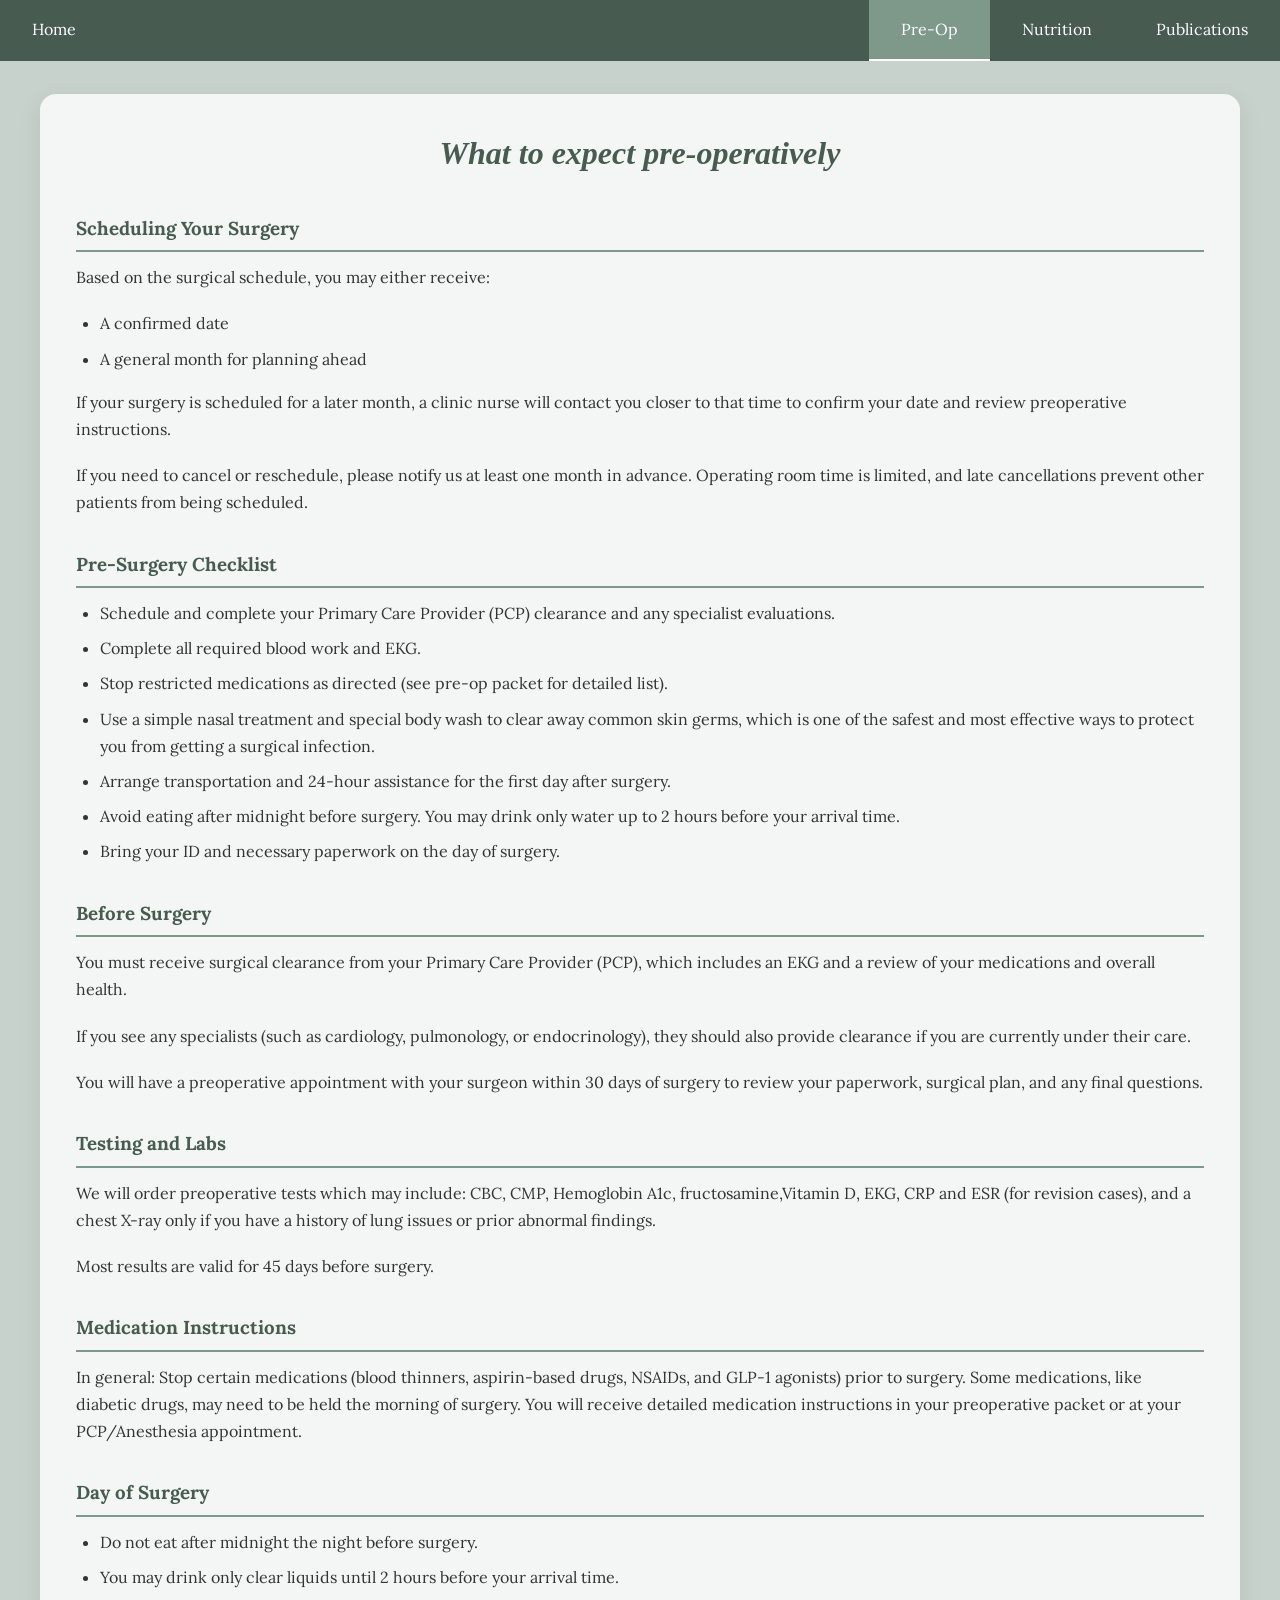
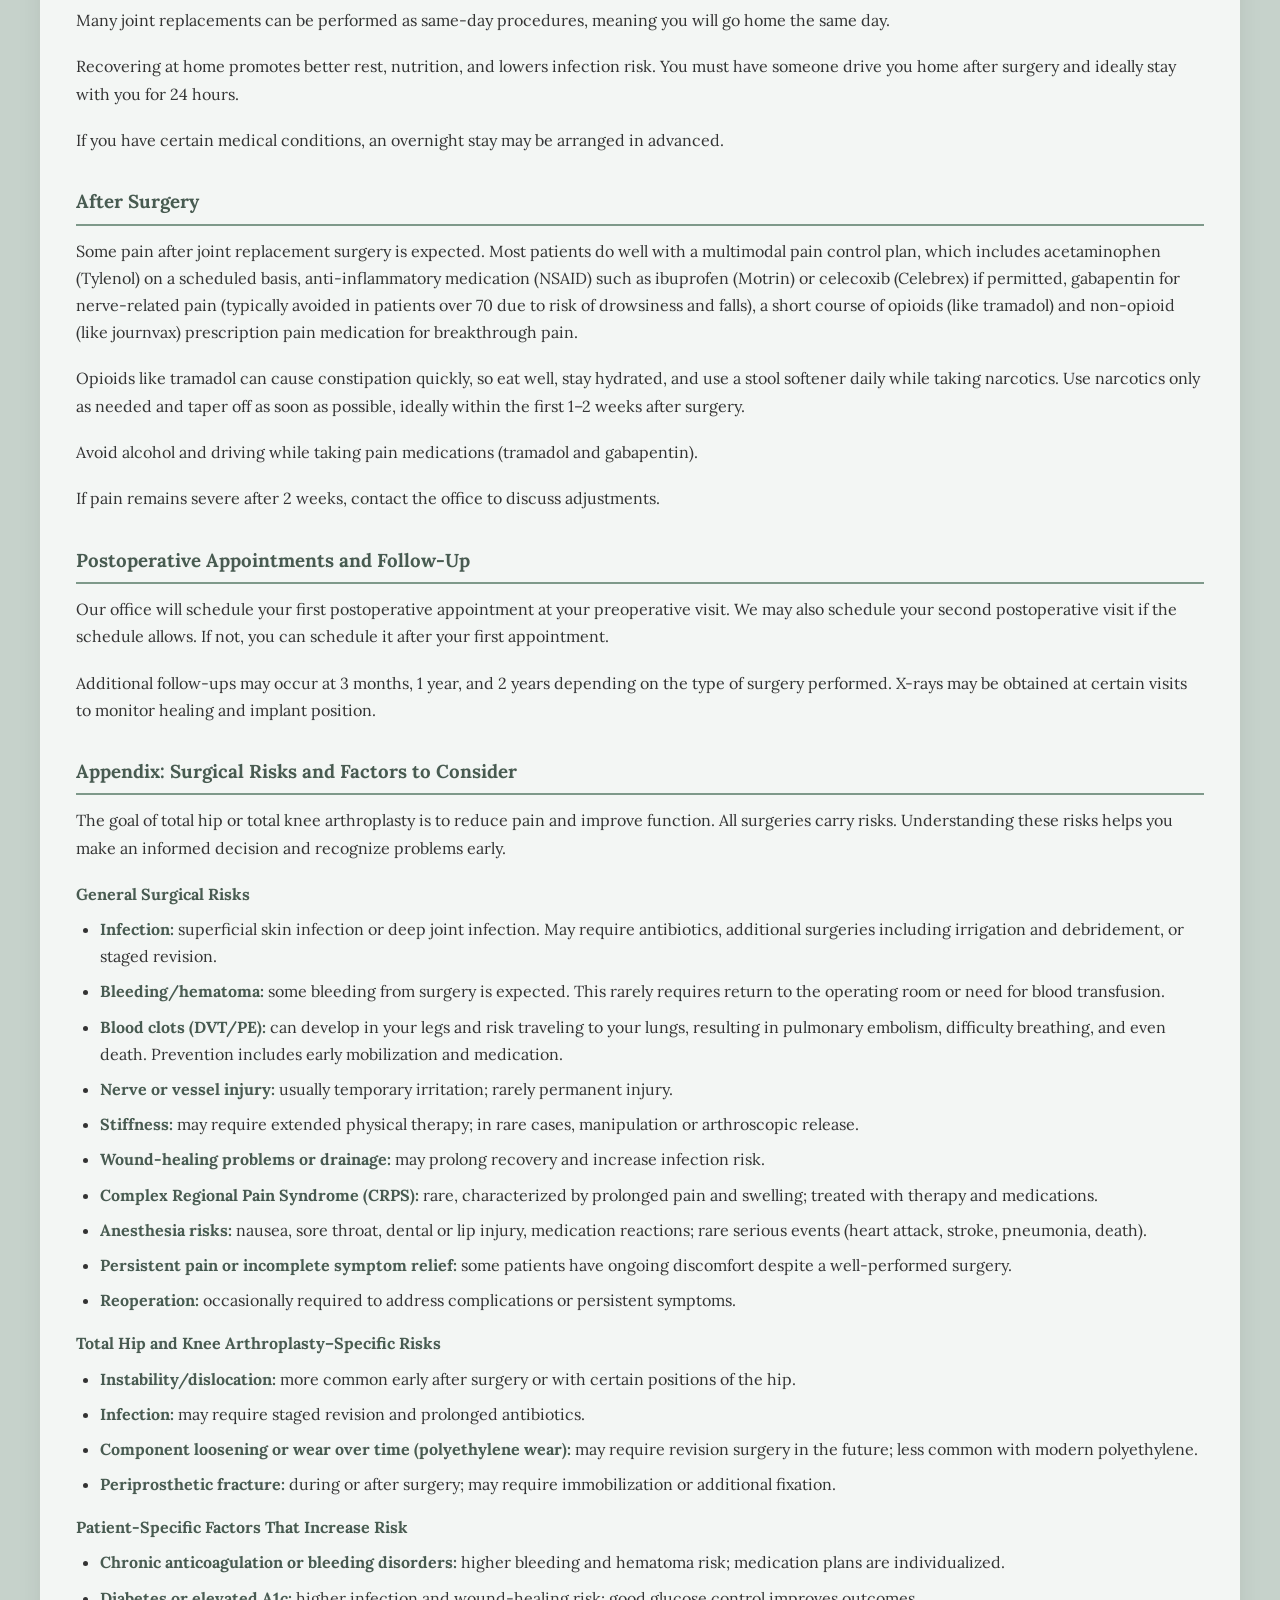
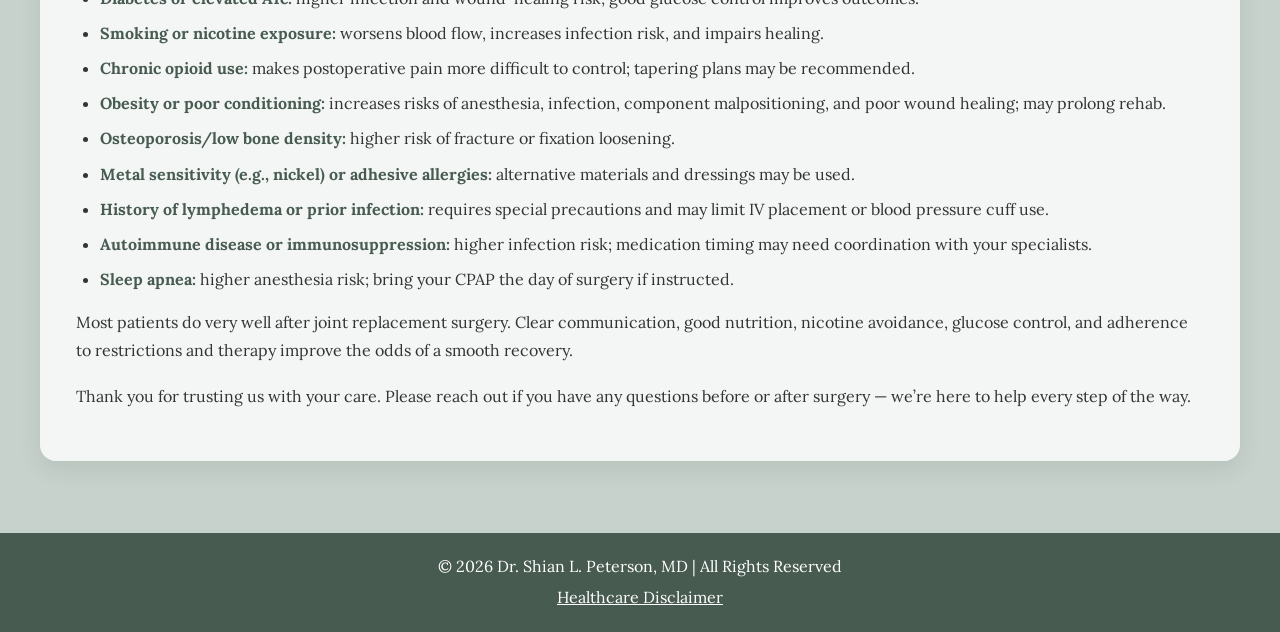
<file: preop.html>
<!DOCTYPE html>
<html lang="en">
<head>
    <meta charset="UTF-8">
    <meta name="viewport" content="width=device-width, initial-scale=1.0">
    <title>Pre-Operative Preparation | Dr. Shian L. Peterson, MD</title>
    <link rel="icon" type="image/x-icon" href="images/favicon.ico">
    <link rel="stylesheet" href="css/style.css">
    <script src="script.js" defer></script>
</head>
<body class="preop-page">
    <div class="mobile-top-bar">
        <button id="open-sidebar-button" onclick="openSidebar()" aria-label="open sidebar" aria-expanded="false" aria-controls="navbar">
            <svg xmlns="http://www.w3.org/2000/svg" height="40px" viewBox="0 -960 960 960" width="32">
                <path d="M120-240v-80h720v80H120Zm0-200v-80h720v80H120Zm0-200v-80h720v80H120Z"/>
            </svg>
        </button>
    </div>

    <nav id="navbar">
        <ul>
            <li>
                <button id="close-sidebar-button" onclick="closeSidebar()" aria-label="close sidebar">
                    <svg xmlns="http://www.w3.org/2000/svg" height="40px" viewBox="0 -960 960 960" width="32">
                        <path d="m256-200-56-56 224-224-224-224 56-56 224 224 224-224 56 56-224 224 224 224-56 56-224-224-224 224Z"/>
                    </svg>
                </button>
            </li>
            <li class="home-li"><a href="index.html">Home</a></li>
            <li><a class="accent-link active-link" aria-current="page" href="preop.html">Pre-Op</a></li>
            <li><a href="nutrition.html">Nutrition</a></li>
            <li><a href="publications.html">Publications</a></li>
        </ul>
    </nav>

    <div id="overlay" onclick="closeSidebar()" aria-hidden="true"></div>

    <section class="section">
        <h2 class="section-title">What to expect pre-operatively</h2>


        <!-- Scheduling Your Surgery -->
        <h3>Scheduling Your Surgery</h3>
        <p>Based on the surgical schedule, you may either receive:</p>
        <ul>
            <li>A confirmed date</li>
            <li>A general month for planning ahead</li>
        </ul>
        <p>
            If your surgery is scheduled for a later month, a clinic nurse will contact you closer to that time to confirm your date and review preoperative instructions.
        </p>
        <p>
            If you need to cancel or reschedule, please notify us at least one month in advance. Operating room time is limited, and late cancellations prevent other patients from being scheduled.
        </p>

        <!-- Pre-Surgery Checklist -->
        <h3>Pre-Surgery Checklist</h3>
        <ul>
            <li>Schedule and complete your Primary Care Provider (PCP) clearance and any specialist evaluations.</li>
            <li>Complete all required blood work and EKG.</li>
            <li>Stop restricted medications as directed (see pre-op packet for detailed list).</li>
            <li>Use a simple nasal treatment and special body wash to clear away common skin germs, which is one of the safest and most effective ways to protect you from getting a surgical infection.</li>
            <li>Arrange transportation and 24-hour assistance for the first day after surgery.</li>
            <li>Avoid eating after midnight before surgery. You may drink only water up to 2 hours before your arrival time.</li>
            <li>Bring your ID and necessary paperwork on the day of surgery.</li>
        </ul>

        <!-- Before Surgery -->
        <h3>Before Surgery</h3>
        <p>
            You must receive surgical clearance from your Primary Care Provider (PCP), which includes an EKG and a review of your medications and overall health.
        </p>
        <p>
            If you see any specialists (such as cardiology, pulmonology, or endocrinology), they should also provide clearance if you are currently under their care.
        </p>
        <p>
            You will have a preoperative appointment with your surgeon within 30 days of surgery to review your paperwork, surgical plan, and any final questions.
        </p>

        <!-- Testing and Labs -->
        <h3>Testing and Labs</h3>
        <p>
            We will order preoperative tests which may include: CBC, CMP, Hemoglobin A1c, fructosamine,Vitamin D, EKG, CRP and ESR (for revision cases), and a chest X-ray only if you have a history of lung issues or prior abnormal findings.
        </p>
        <p>Most results are valid for 45 days before surgery.</p>

        <!-- Medication Instructions -->
        <h3>Medication Instructions</h3>
        <p>
            In general: Stop certain medications (blood thinners, aspirin-based drugs, NSAIDs, and GLP-1 agonists) prior to surgery. Some medications, like diabetic drugs, may need to be held the morning of surgery. You will receive detailed medication instructions in your preoperative packet or at your PCP/Anesthesia appointment.
        </p>

        <!-- CHG Showers -->

        <!-- Day of Surgery -->
        <h3>Day of Surgery</h3>
        <ul>
            <li>Do not eat after midnight the night before surgery.</li>
            <li>You may drink only clear liquids until 2 hours before your arrival time.</li>
        </ul>
        <p>
            Many joint replacements can be performed as same-day procedures, meaning you will go home the same day. 
        </p>
        <p>
            Recovering at home promotes better rest, nutrition, and lowers infection risk. You must have someone drive you home after surgery and ideally stay with you for 24 hours.
        </p>
        <p>
            If you have certain medical conditions, an overnight stay may be arranged in advanced.
        </p>

        <!-- After Surgery -->
        <h3>After Surgery</h3>
        <p>
            Some pain after joint replacement surgery is expected. Most patients do well with a multimodal pain control plan, which includes acetaminophen (Tylenol) on a scheduled basis, anti-inflammatory medication (NSAID) such as ibuprofen (Motrin) or celecoxib (Celebrex) if permitted, gabapentin for nerve-related pain (typically avoided in patients over 70 due to risk of drowsiness and falls), a short course of opioids (like tramadol) and non-opioid (like journvax) prescription pain medication for breakthrough pain.
        </p>
        <p>
            Opioids like tramadol can cause constipation quickly, so eat well, stay hydrated, and use a stool softener daily while taking narcotics. Use narcotics only as needed and taper off as soon as possible, ideally within the first 1–2 weeks after surgery.
        </p>
        <p>Avoid alcohol and driving while taking pain medications (tramadol and gabapentin).</p>
        <p>If pain remains severe after 2 weeks, contact the office to discuss adjustments.</p>

        <!-- Follow-Up -->
        <h3>Postoperative Appointments and Follow-Up</h3>
        <p>
            Our office will schedule your first postoperative appointment at your preoperative visit. We may also schedule your second postoperative visit if the schedule allows. If not, you can schedule it after your first appointment.
        </p>
        <p>
            Additional follow-ups may occur at 3 months, 1 year, and 2 years depending on the type of surgery performed. X-rays may be obtained at certain visits to monitor healing and implant position.
        </p>

        <!-- Appendix: Risks -->
        <h3>Appendix: Surgical Risks and Factors to Consider</h3>
        <p>
            The goal of total hip or total knee arthroplasty is to reduce pain and improve function. All surgeries carry risks. Understanding these risks helps you make an informed decision and recognize problems early.
        </p>

        <h4>General Surgical Risks</h4>
        <ul>
            <li><strong>Infection:</strong> superficial skin infection or deep joint infection. May require antibiotics, additional surgeries including irrigation and debridement, or staged revision.</li>
            <li><strong>Bleeding/hematoma:</strong> some bleeding from surgery is expected. This rarely requires return to the operating room or need for blood transfusion.</li>
            <li><strong>Blood clots (DVT/PE):</strong> can develop in your legs and risk traveling to your lungs, resulting in pulmonary embolism, difficulty breathing, and even death. Prevention includes early mobilization and medication.</li>
            <li><strong>Nerve or vessel injury:</strong> usually temporary irritation; rarely permanent injury.</li>
            <li><strong>Stiffness:</strong> may require extended physical therapy; in rare cases, manipulation or arthroscopic release.</li>
            <li><strong>Wound-healing problems or drainage:</strong> may prolong recovery and increase infection risk.</li>
            <li><strong>Complex Regional Pain Syndrome (CRPS):</strong> rare, characterized by prolonged pain and swelling; treated with therapy and medications.</li>
            <li><strong>Anesthesia risks:</strong> nausea, sore throat, dental or lip injury, medication reactions; rare serious events (heart attack, stroke, pneumonia, death).</li>
            <li><strong>Persistent pain or incomplete symptom relief:</strong> some patients have ongoing discomfort despite a well-performed surgery.</li>
            <li><strong>Reoperation:</strong> occasionally required to address complications or persistent symptoms.</li>
        </ul>

        <h4>Total Hip and Knee Arthroplasty–Specific Risks</h4>
        <ul>
            <li><strong>Instability/dislocation:</strong> more common early after surgery or with certain positions of the hip.</li>
            <li><strong>Infection:</strong> may require staged revision and prolonged antibiotics.</li>
            <li><strong>Component loosening or wear over time (polyethylene wear):</strong> may require revision surgery in the future; less common with modern polyethylene.</li>
            <li><strong>Periprosthetic fracture:</strong> during or after surgery; may require immobilization or additional fixation.</li>
        </ul>

        <h4>Patient-Specific Factors That Increase Risk</h4>
        <ul>
            <li><strong>Chronic anticoagulation or bleeding disorders:</strong> higher bleeding and hematoma risk; medication plans are individualized.</li>
            <li><strong>Diabetes or elevated A1c:</strong> higher infection and wound-healing risk; good glucose control improves outcomes.</li>
            <li><strong>Smoking or nicotine exposure:</strong> worsens blood flow, increases infection risk, and impairs healing.</li>
            <li><strong>Chronic opioid use:</strong> makes postoperative pain more difficult to control; tapering plans may be recommended.</li>
            <li><strong>Obesity or poor conditioning:</strong> increases risks of anesthesia, infection, component malpositioning, and poor wound healing; may prolong rehab.</li>
            <li><strong>Osteoporosis/low bone density:</strong> higher risk of fracture or fixation loosening.</li>
            <li><strong>Metal sensitivity (e.g., nickel) or adhesive allergies:</strong> alternative materials and dressings may be used.</li>
            <li><strong>History of lymphedema or prior infection:</strong> requires special precautions and may limit IV placement or blood pressure cuff use.</li>
            <li><strong>Autoimmune disease or immunosuppression:</strong> higher infection risk; medication timing may need coordination with your specialists.</li>
            <li><strong>Sleep apnea:</strong> higher anesthesia risk; bring your CPAP the day of surgery if instructed.</li>
        </ul>

        <p>
            Most patients do very well after joint replacement surgery. Clear communication, good nutrition, nicotine avoidance, glucose control, and adherence to restrictions and therapy improve the odds of a smooth recovery.
        </p>
        <p>
            Thank you for trusting us with your care. Please reach out if you have any questions before or after surgery — we’re here to help every step of the way.
        </p>
    </section>

    <footer>
        <p>&copy; 2026 Dr. Shian L. Peterson, MD | All Rights Reserved</p>
        <a class="footer-disclaimer" href="disclaimer.html">Healthcare Disclaimer</a>
    </footer>
</body>
</html>
</file>
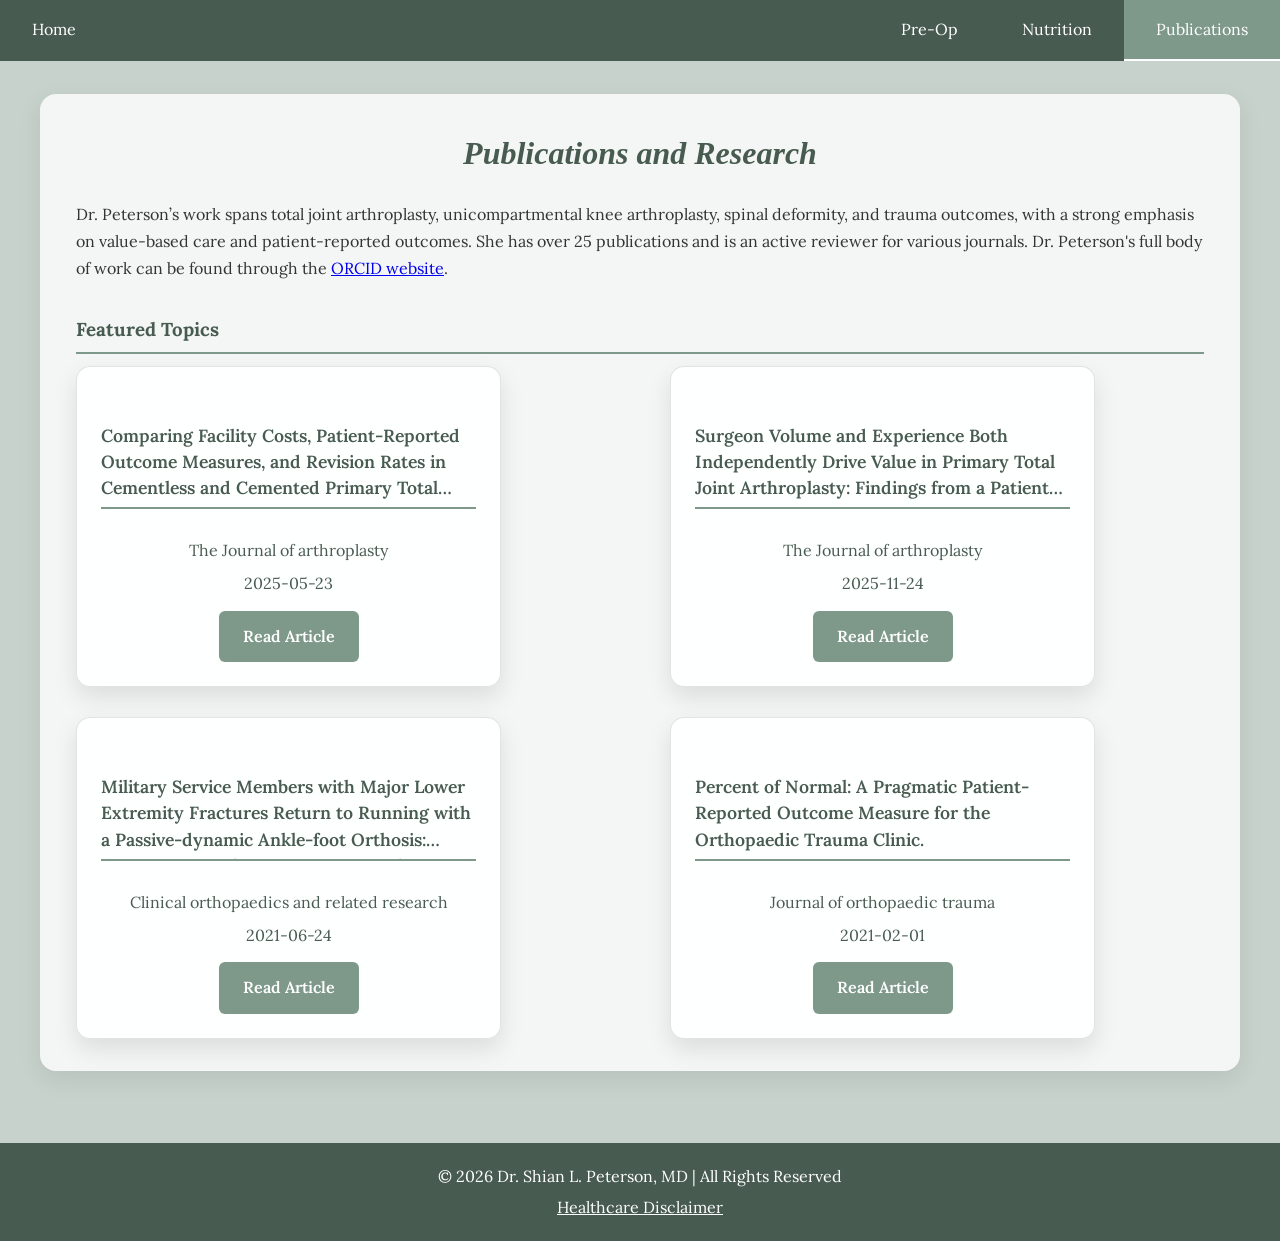
<file: publications.html>
<!DOCTYPE html>
<html lang="en">
<head>
    <meta charset="UTF-8">
    <meta name="viewport" content="width=device-width, initial-scale=1.0">
    <title>Publications | Dr. Shian L. Peterson, MD</title>
    <link rel="icon" type="image/x-icon" href="images/favicon.ico">
    <link rel="stylesheet" href="css/style.css">
    <script src="script.js" defer></script>
</head>
<body class="preop-page">
    <div class="mobile-top-bar">
        <button id="open-sidebar-button" onclick="openSidebar()" aria-label="open sidebar" aria-expanded="false" aria-controls="navbar">
            <svg xmlns="http://www.w3.org/2000/svg" height="40px" viewBox="0 -960 960 960" width="32">
                <path d="M120-240v-80h720v80H120Zm0-200v-80h720v80H120Zm0-200v-80h720v80H120Z"/>
            </svg>
        </button>
    </div>

    <nav id="navbar">
        <ul>
            <li>
                <button id="close-sidebar-button" onclick="closeSidebar()" aria-label="close sidebar">
                    <svg xmlns="http://www.w3.org/2000/svg" height="40px" viewBox="0 -960 960 960" width="32">
                        <path d="m256-200-56-56 224-224-224-224 56-56 224 224 224-224 56 56-224 224 224 224-56 56-224-224-224 224Z"/>
                    </svg>
                </button>
            </li>
            <li class="home-li"><a href="index.html">Home</a></li>
            <li><a href="preop.html">Pre-Op</a></li>
            <li><a href="nutrition.html">Nutrition</a></li>
            <li><a class="accent-link active-link" aria-current="page" href="publications.html">Publications</a></li>
        </ul>
    </nav>

    <div id="overlay" onclick="closeSidebar()" aria-hidden="true"></div>

    <section class="section">
        <h2 class="section-title">Publications and Research</h2>

        <p>
            Dr. Peterson’s work spans total joint arthroplasty, unicompartmental knee arthroplasty, spinal deformity, and trauma outcomes, with a strong emphasis on value-based care and patient-reported outcomes. She has over 25 publications and is an active reviewer for various journals. Dr. Peterson's full body of work can be found through the <a href="https://orcid.org/0000-0002-1219-336X" class="pubs-link" target="_blank">ORCID website</a>.
        </p>

        <h3>Featured Topics</h3>

        <div class="two-col-grid">
            <article class="card card-base publication-card">
                <div class="publication-title-wrap">
                    <h3 class="publication-title">Comparing Facility Costs, Patient-Reported Outcome Measures, and Revision Rates in Cementless and Cemented Primary Total Knee Arthroplasty: Findings From a Propensity Score-Matched Patient-Level Value Analysis of 380 Procedures With a Mean 4.3-Year Follow-Up.</h3>
                </div>
                <div class="publication-meta">
                    <p class="pub-meta">The Journal of arthroplasty</p>
                    <p class="pub-date">2025-05-23</p>
                    <a href="https://doi.org/10.1016/j.arth.2025.05.067" class="cta" target="_blank" rel="noopener noreferrer">Read Article</a>
                </div>
            </article>

            <article class="card card-base publication-card">
                <div class="publication-title-wrap">
                    <h3 class="publication-title">Surgeon Volume and Experience Both Independently Drive Value in Primary Total Joint Arthroplasty: Findings from a Patient-Level Value Analysis of 4,989 Procedures with Time-Driven Activity-Based Costing.</h3>
                </div>
                <div class="publication-meta">
                    <p class="pub-meta">The Journal of arthroplasty</p>
                    <p class="pub-date">2025-11-24</p>
                    <a href="https://doi.org/10.1016/j.arth.2025.11.039" class="cta" target="_blank" rel="noopener noreferrer">Read Article</a>
                </div>
            </article>

            <article class="card card-base publication-card">
                <div class="publication-title-wrap">
                    <h3 class="publication-title">Military Service Members with Major Lower Extremity Fractures Return to Running with a Passive-dynamic Ankle-foot Orthosis: Comparison with a Normative Population.</h3>
                </div>
                <div class="publication-meta">
                    <p class="pub-meta">Clinical orthopaedics and related research</p>
                    <p class="pub-date">2021-06-24</p>
                    <a href="https://doi.org/10.1097/CORR.0000000000001873" class="cta" target="_blank" rel="noopener noreferrer">Read Article</a>
                </div>
            </article>

            <article class="card card-base publication-card">
                <div class="publication-title-wrap">
                    <h3 class="publication-title">Percent of Normal: A Pragmatic Patient-Reported Outcome Measure for the Orthopaedic Trauma Clinic.</h3>
                </div>
                <div class="publication-meta">
                    <p class="pub-meta">Journal of orthopaedic trauma</p>
                    <p class="pub-date">2021-02-01</p>
                    <a href="https://doi.org/10.1097/BOT.0000000000002078" class="cta" target="_blank" rel="noopener noreferrer">Read Article</a>
                </div>
            </article>
        </div>
    </section>

    <footer>
        <p>&copy; 2026 Dr. Shian L. Peterson, MD | All Rights Reserved</p>
        <a class="footer-disclaimer" href="disclaimer.html">Healthcare Disclaimer</a>
    </footer>
</body>
</html>
</file>
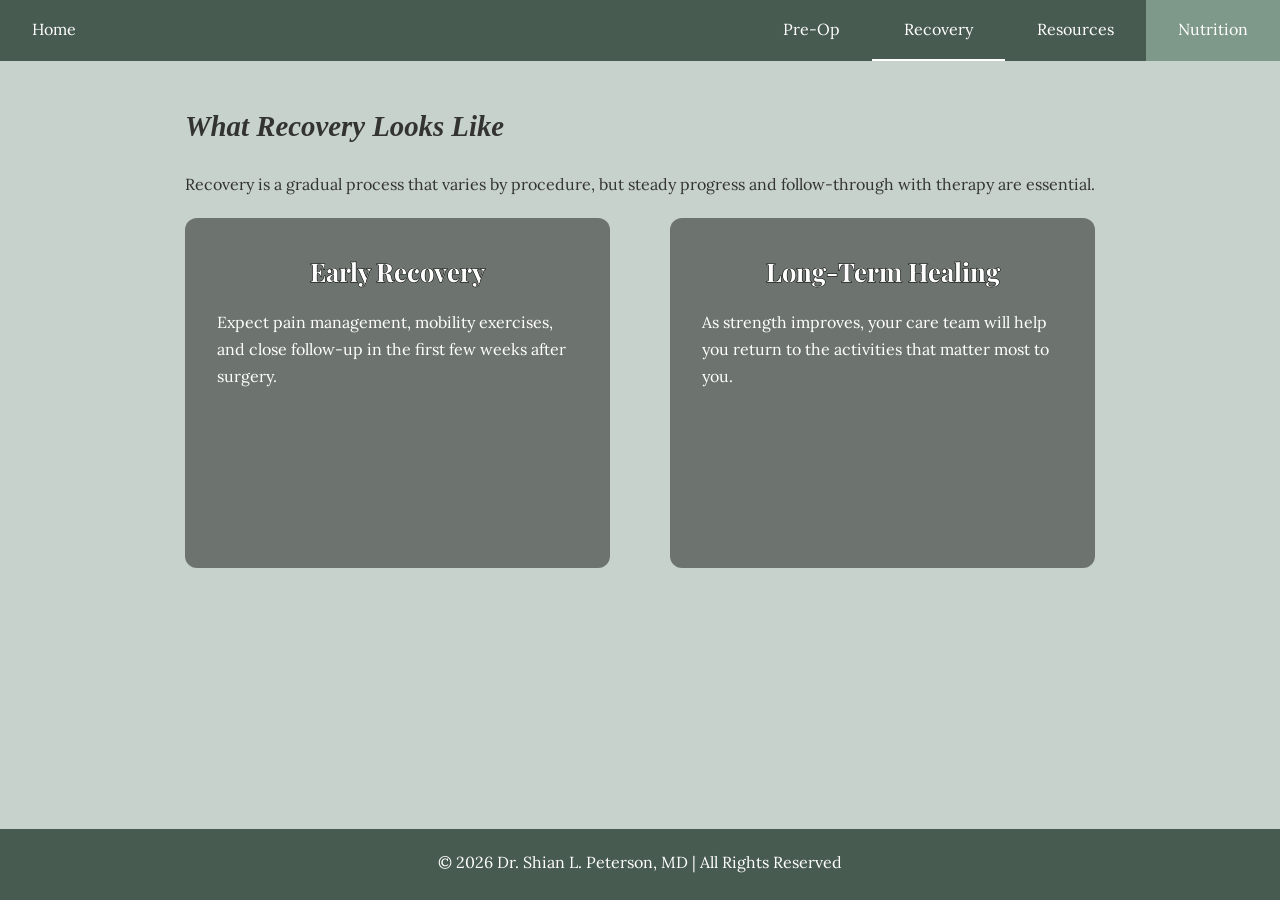
<file: recovery.html>
<!DOCTYPE html>
<html lang="en">
<head>
    <meta charset="UTF-8">
    <meta name="viewport" content="width=device-width, initial-scale=1.0">
    <title>Recovery | Dr. Shian L. Peterson, MD</title>
    <link rel="icon" type="image/x-icon" href="images/favicon.ico">
    <link rel="stylesheet" href="css/style.css">
    <script src="script.js" defer></script>
</head>
<body>
    <button id="open-sidebar-button" onclick="openSidebar()" aria-label="open sidebar" aria-expanded="false" aria-controls="navbar">
        <svg xmlns="http://www.w3.org/2000/svg" height="40px" viewBox="0 -960 960 960" width="32">
            <path d="M120-240v-80h720v80H120Zm0-200v-80h720v80H120Zm0-200v-80h720v80H120Z"/>
        </svg>
    </button>

    <nav id="navbar">
        <ul>
            <li>
                <button id="close-sidebar-button" onclick="closeSidebar()" aria-label="close sidebar">
                    <svg xmlns="http://www.w3.org/2000/svg" height="40px" viewBox="0 -960 960 960" width="32">
                        <path d="m256-200-56-56 224-224-224-224 56-56 224 224 224-224 56 56-224 224 224 224-56 56-224-224-224 224Z"/>
                    </svg>
                </button>
            </li>
            <li class="home-li"><a href="index.html">Home</a></li>
            <li><a href="preop.html">Pre-Op</a></li>
            <li><a class="active-link" aria-current="page" href="recovery.html">Recovery</a></li>
            <li><a href="resources.html">Resources</a></li>
            <li><a class="accent-link" href="nutrition.html">Nutrition</a></li>
        </ul>
    </nav>

    <div id="overlay" onclick="closeSidebar()" aria-hidden="true"></div>

    <section class="section">
        <h2 class="section-title">What Recovery Looks Like</h2>
        <p>Recovery is a gradual process that varies by procedure, but steady progress and follow-through with therapy are essential.</p>

        <div class="two-col-grid">
            <div class="card card-base">
                <h3>Early Recovery</h3>
                <p>Expect pain management, mobility exercises, and close follow-up in the first few weeks after surgery.</p>
            </div>
            <div class="card card-base">
                <h3>Long-Term Healing</h3>
                <p>As strength improves, your care team will help you return to the activities that matter most to you.</p>
            </div>
        </div>
    </section>

    <footer>
        <p>&copy; 2026 Dr. Shian L. Peterson, MD | All Rights Reserved</p>
    </footer>
</body>
</html>
</file>
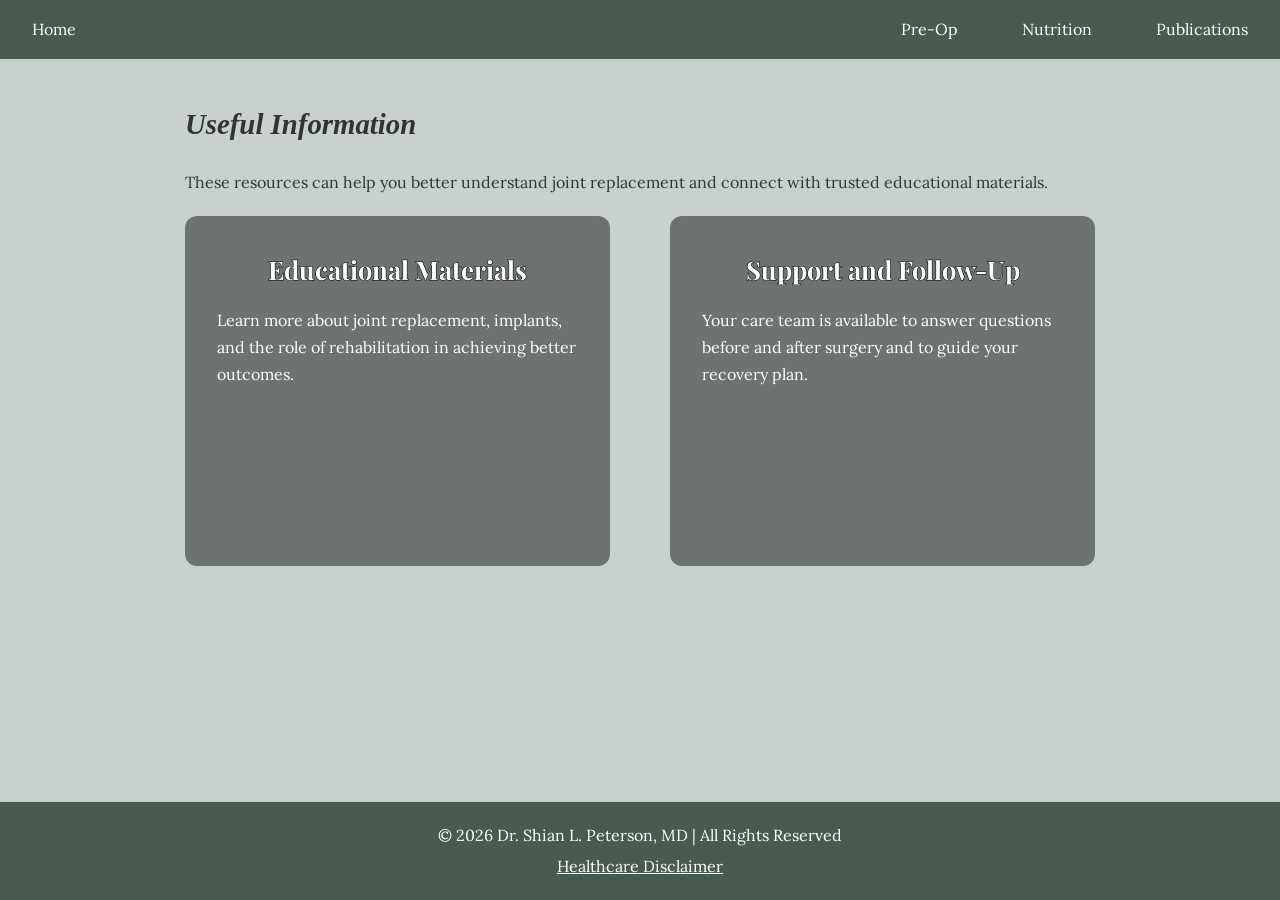
<file: resources.html>
<!DOCTYPE html>
<html lang="en">
<head>
    <meta charset="UTF-8">
    <meta name="viewport" content="width=device-width, initial-scale=1.0">
    <title>Resources | Dr. Shian L. Peterson, MD</title>
    <link rel="icon" type="image/x-icon" href="images/favicon.ico">
    <link rel="stylesheet" href="css/style.css">
    <script src="script.js" defer></script>
</head>
<body>
    <div class="mobile-top-bar">
        <button id="open-sidebar-button" onclick="openSidebar()" aria-label="open sidebar" aria-expanded="false" aria-controls="navbar">
            <svg xmlns="http://www.w3.org/2000/svg" height="40px" viewBox="0 -960 960 960" width="32">
                <path d="M120-240v-80h720v80H120Zm0-200v-80h720v80H120Zm0-200v-80h720v80H120Z"/>
            </svg>
        </button>
    </div>

    <nav id="navbar">
        <ul>
            <li>
                <button id="close-sidebar-button" onclick="closeSidebar()" aria-label="close sidebar">
                    <svg xmlns="http://www.w3.org/2000/svg" height="40px" viewBox="0 -960 960 960" width="32">
                        <path d="m256-200-56-56 224-224-224-224 56-56 224 224 224-224 56 56-224 224 224 224-56 56-224-224-224 224Z"/>
                    </svg>
                </button>
            </li>
            <li class="home-li"><a href="index.html">Home</a></li>
            <li><a href="preop.html">Pre-Op</a></li>
            <li><a href="nutrition.html">Nutrition</a></li>
            <li><a href="publications.html">Publications</a></li>
        </ul>
    </nav>

    <div id="overlay" onclick="closeSidebar()" aria-hidden="true"></div>

    <section class="section">
        <h2 class="section-title">Useful Information</h2>
        <p>These resources can help you better understand joint replacement and connect with trusted educational materials.</p>

        <div class="two-col-grid">
            <div class="card card-base">
                <h3>Educational Materials</h3>
                <p>Learn more about joint replacement, implants, and the role of rehabilitation in achieving better outcomes.</p>
            </div>
            <div class="card card-base">
                <h3>Support and Follow-Up</h3>
                <p>Your care team is available to answer questions before and after surgery and to guide your recovery plan.</p>
            </div>
        </div>
    </section>

    <footer>
        <p>&copy; 2026 Dr. Shian L. Peterson, MD | All Rights Reserved</p>
        <a class="footer-disclaimer" href="disclaimer.html">Healthcare Disclaimer</a>
    </footer>
</body>
</html>
</file>
<file: css/style.css>
/* -------------------------------------------------
   FONTS & ROOT VARIABLES
------------------------------------------------- */
@import url('https://fonts.googleapis.com/css2?family=Lora:ital,wght@0,400;0,700;1,400&family=Poppins:wght@400;600;700&display=swap');
@import url('https://fonts.googleapis.com/css2?family=Playfair+Display:ital,wght@0,400..900;1,400..900&display=swap');

:root {
    --primary-color: #c6d2cb;
    --nav-background: #485b51;
    --nav-text: #fff;
    --hover-color: #c6d2cb;
    --accent-color: #7E998A;
    --text-color: #485b51;
}

/* -------------------------------------------------
   GLOBAL RESET & TYPOGRAPHY
------------------------------------------------- */
* {
    margin: 0;
    padding: 0;
    box-sizing: border-box;
}

body, p {
    font-family: 'Lora', serif;
    font-weight: 400;
    line-height: 1.7;
    color: #333;
}

p {
    margin-bottom: 1.2rem;
}

h1 {
    font-family: "Playfair Display", serif;
    font-weight: 600;
}

h2 {
    font-family: "Georgia", serif;
    font-weight: 100;
    font-style: italic;
}

body {
    min-height: 100vh;
    min-height: 100dvh;
    background-color: var(--primary-color);
    display: grid;
    grid-template-rows: auto 1fr auto;
    scroll-behavior: smooth;
    overflow-x: hidden;
}

/* -------------------------------------------------
   NAVIGATION
------------------------------------------------- */
nav {
    background-color: var(--nav-background);
    border-bottom: 1px solid var(--hover-color);
}

nav ul {
    list-style: none;
    display: flex;
}

nav .home-li {
    margin-right: auto;
}

nav li {
    display: flex;
}

nav a {
    display: flex;
    text-decoration: none;
    color: var(--nav-text);
    padding: 1em 2em;
    transition: background-color 150ms ease;
    position: relative;
    z-index: 21;
}

nav a:hover {
    background-color: var(--hover-color);
}

nav a.active-link {
    border-bottom: 2px solid var(--nav-text);
}

nav a.accent-link {
    background-color: var(--accent-color);
}

#open-sidebar-button,
#close-sidebar-button {
    display: none;
    background: none;
    border: none;
    padding: 1em;
    cursor: pointer;
    color: var(--primary-color);
}

#open-sidebar-button svg,
#close-sidebar-button svg {
    fill: currentColor;
}

.mobile-top-bar {
    display: none;
}

#overlay {
    background: rgba(0, 0, 0, 0.5);
    position: fixed;
    inset: 0;
    z-index: 9;
    display: none;
}

/* Mobile Nav */
@media screen and (max-width: 900px) {
    .mobile-top-bar {
        display: flex;
        position: fixed;
        top: 0;
        left: 0;
        right: 0;
        height: 3.5rem;
        align-items: center;
        justify-content: flex-end;
        padding: 0 1rem;
        background-color: var(--nav-background);
        /* border-bottom: 1px solid var(--hover-color); */
        z-index: 19;
        transition: transform 200ms ease;
    }

    .mobile-top-bar.is-hidden {
        transform: translateY(-100%);
    }

    #open-sidebar-button,
    #close-sidebar-button {
        display: block;
    }

    #open-sidebar-button {
        position: static;
        padding: 0.5rem;
        z-index: auto;
    }

    nav {
        position: fixed;
        top: 3.5rem;
        right: -100%;
        height: calc(100vh - 3.5rem);
        height: calc(100dvh - 3.5rem);
        width: min(15em, 100%);
        z-index: 20;
        /* border-left: 1px solid var(--hover-color); */
        transition: right 300ms ease-out, top 200ms ease;
        background-color: var(--nav-background);
    }

    nav.is-top-offset {
        top: 0;
    }

    nav.show {
        right: 0;
    }

    nav.show ~ #overlay {
        display: block;
    }

    nav ul {
        flex-direction: column;
        width: 100%;
    }

    nav a {
        width: 100%;
        padding-left: 2.5em;
    }

    nav .home-li {
        margin-right: unset;
    }
}

/* -------------------------------------------------
   HERO HEADER
------------------------------------------------- */
header {
    position: relative;
    height: 100vh;
    height: 100dvh;
    padding: 80px 20px;
    background: url('../images/hiking-hero.jpg') no-repeat center center/cover;
    overflow: hidden;
    display: flex;
    justify-content: center;
    align-items: center;
}

header .text-box {
    position: relative;
    z-index: 2;
    width: 100%;
    text-align: center;
}

header h1,
header h2 {
    color: var(--nav-text);
    -webkit-text-stroke: 1px var(--nav-background);
    paint-order: stroke fill;
}

header h1 {
    font-size: clamp(1.8rem, calc(3vw + 1rem), 5rem);
    padding: 20px;
    border-radius: 8px;
}

header h2 {
    opacity: 0;
    position: absolute;
    width: 100%;
    transition: opacity 0.8s ease-in-out;
}

header h2.active {
    opacity: 1;
}

@media (max-width: 900px) {
    header {
        min-height: 100vh;
        min-height: 100dvh;
        padding: 120px 20px 60px;
        text-align: center;
    }

    header .text-box {
        display: flex;
        flex-direction: column;
        align-items: center;
        gap: 0.75rem;
        margin-bottom: 2rem;
        min-height: 13rem;
        justify-content: center;
        position: relative;
    }

    header h2 {
        position: absolute;
        top: 72%;
        left: 50%;
        transform: translate(-50%, -50%);
        display: block;
        visibility: hidden;
        opacity: 0;
        min-height: 3.2rem;
        line-height: 1.25;
        max-width: min(100%, 32rem);
        padding: 0 0.5rem;
        width: 100%;
        text-align: center;
        margin-top: 1rem;
    }

    header h2.active {
        visibility: visible;
        opacity: 1;
    }
}

/* -------------------------------------------------
   BIO SECTION
------------------------------------------------- */
.bio-container {
    display: grid;
    grid-template-columns: 1fr 1fr;
    gap: 3rem;
    width: 80%;
    max-width: 1200px;
    margin: 4rem auto;
    align-items: start;
}

.bio-left {
    line-height: 1.9;
    font-size: 1.15rem;
    padding: 1rem 0;
}

.bio-left p {
    margin-bottom: 1.4em;
}

.bio-cert-button {
    display: block;
    margin: 2rem auto 0;
    padding: 0.75rem 1.5rem;
    background: var(--accent-color);
    color: var(--nav-text);
    text-decoration: none;
    border-radius: 6px;
    font-weight: 600;
    transition: background 0.2s ease;
    width: fit-content;
}

.bio-cert-button:hover {
    background: var(--nav-background);
}

.bio-photo-wrapper {
    display: flex;
    justify-content: center;
}

.bio-photo {
    width: 100%;
    max-width: 350px;
    object-fit: cover;
    object-position: top;
    border-radius: 8px;
}

@media (max-width: 900px) {
    .bio-container {
        grid-template-columns: 1fr;
        text-align: center;
        margin: 3rem auto;
    }

    .bio-left {
        padding: 1.5rem 0;
        order: 2;
    }

    .bio-photo {
        width: 80%;
        max-width: 350px;
        margin: 1rem auto 0;
        order: 1;
    }
}

/* -------------------------------------------------
   SHARED SECTION SYSTEM
------------------------------------------------- */
.section {
    margin-top: 40px;
    padding: 0 20px;
    max-width: 1200px;
    margin-left: auto;
    margin-right: auto;
}

.section-title {
    font-size: 1.8rem;
    font-weight: 700;
    margin-bottom: 20px;
}

.section-aahks {
    text-align: left;
}

.section-aahks .section-title,
.section-aahks > p {
    text-align: left;
}

.section-aahks .two-col-grid {
    justify-items: center;
}

.section-aahks .card {
    text-align: center;
}

.home-standard-section {
    width: 100%;
}

.home-standard-section .two-col-grid {
    grid-template-columns: repeat(2, minmax(0, 1fr));
    justify-items: stretch;
}

.home-standard-section .card-base {
    max-width: none;
}

@media (max-width: 900px) {
    .section-aahks {
        text-align: center;
    }

    .section-aahks .section-title,
    .section-aahks > p {
        text-align: center;
    }
}

.preop-page .section {
    background: rgba(255, 255, 255, 0.8);
    border-radius: 16px;
    box-shadow: 0 8px 24px rgba(0, 0, 0, 0.08);
    padding: 2rem 2.25rem;
    margin-top: 2rem;
    margin-bottom: 2rem;
}

.preop-page .section-title {
    color: var(--nav-background);
    font-size: 2rem;
    margin-bottom: 1.25rem;
    text-align: center;
}

.preop-page .section h3 {
    color: var(--nav-background);
    margin-top: 2rem;
    margin-bottom: 0.75rem;
    padding-bottom: 0.35rem;
    border-bottom: 2px solid var(--accent-color);
}

.preop-page .section h4 {
    color: var(--text-color);
    margin: 1rem 0 0.5rem;
}

.preop-page .section p,
.preop-page .section li {
    font-size: 1rem;
}

.preop-page .section ul,
.preop-page .section ol {
    padding-left: 1.5rem;
    margin-bottom: 1rem;
}

.preop-page .section li {
    margin-bottom: 0.5rem;
}

.preop-page .section strong {
    color: var(--nav-background);
}

.preop-page .image-placeholder,
.preop-page .content-image {
    background: linear-gradient(135deg, rgba(72, 91, 81, 0.12), rgba(126, 153, 138, 0.18));
    border: 1px dashed var(--accent-color);
    border-radius: 12px;
    color: var(--nav-background);
    font-style: italic;
    padding: 1.25rem;
    margin: 1.25rem 0 1.5rem;
    text-align: center;
}

.preop-page .content-image {
    display: block;
    width: 100%;
    max-width: 900px;
    height: auto;
    object-fit: contain;
    margin-left: auto;
    margin-right: auto;
    padding: 0;
    border: 1px solid rgba(72, 91, 81, 0.2);
}

@media (max-width: 900px) {

    .preop-page .section {
        padding: 1.5rem 1rem;
    }

    .preop-page .section-title {
        font-size: 1.6rem;
    }
}

.two-col-grid {
    display: grid;
    grid-template-columns: repeat(2, minmax(280px, 1fr));
    justify-content: center;
    align-items: stretch;
    column-gap: 60px;
    row-gap: 30px;
}

.card-base {
    width: 100%;
    max-width: 425px;
    border-radius: 12px;
}

/* -------------------------------------------------
   AAHKS CARDS (FIXED COLOR CASCADE)
------------------------------------------------- */
.card {
    position: relative;
    padding: 2rem;
    display: flex;
    flex-direction: column;
    justify-content: space-between;
    min-height: 350px;
    background-image: var(--bg);
    background-size: cover;
    background-position: center;
    overflow: hidden;
}

/* Scoped text colors */
.card h3,
.card p,
.card .cta {
    color: var(--nav-text);
}

.card::before {
    content: "";
    position: absolute;
    inset: 0;
    background: rgba(0,0,0,0.45);
    z-index: 0;
}

.card > * {
    position: relative;
    z-index: 1;
}

.card h3 {
    font-size: 1.6rem;
    text-align: center;
    margin-bottom: 1rem;
    font-family: "Playfair Display", serif;
    -webkit-text-stroke: 1px #000000;
    paint-order: stroke fill;
}

.card p {
    flex-grow: 1;
    margin-bottom: 1.5rem;
}

.card .cta {
    display: inline-block;
    padding: 0.75rem 1.5rem;
    background: var(--accent-color);
    text-decoration: none;
    border-radius: 6px;
    text-align: center;
    font-weight: 600;
    transition: background 0.2s ease;
}

.card .cta:hover {
    background: var(--nav-background);
}

/* -------------------------------------------------
   PUBLICATION CARDS
------------------------------------------------- */
.publication-card {
    min-height: unset;
    height: 100%;
    padding: 1.5rem;
    background: rgba(255, 255, 255, 0.92);
    border-radius: 14px;
    box-shadow: 0 10px 25px rgba(0, 0, 0, 0.1);
    border: 1px solid rgba(72, 91, 81, 0.16);
    text-align: left;
    justify-content: flex-start;
    align-items: flex-start;
    display: flex;
    flex-direction: column;
}

.publication-card::before {
    display: none;
}

.publication-card h3,
.publication-card p,
.publication-card .cta {
    color: var(--nav-background);
}

.publication-card h3 {
    font-size: 1.1rem;
    line-height: 1.5;
    text-align: left;
    margin-bottom: 0;
    -webkit-text-stroke: 0;
    paint-order: normal;
    font-family: 'Lora', serif;
    font-weight: 600;
}

.publication-title-wrap {
    width: 100%;
    margin-bottom: 1rem;
}

.publication-title {
    display: -webkit-box;
    -webkit-box-orient: vertical;
    line-clamp: 3;
    -webkit-line-clamp: 3;
    overflow: hidden;
    margin: 0;
}

.publication-title.is-expanded {
    line-clamp: unset;
    -webkit-line-clamp: unset;
    overflow: visible;
}

.publication-meta {
    margin-top: auto;
    width: 100%;
    display: flex;
    flex-direction: column;
    align-items: center;
    text-align: center;
    gap: 0.35rem;
}

.publication-card .pub-meta,
.publication-card .pub-date {
    margin: 0;
    font-size: 0.95rem;
}

.publication-card .cta {
    margin-top: 0.5rem;
    background: var(--accent-color);
    color: var(--nav-text);
    align-self: center;
}

/* -------------------------------------------------
   EDUCATION CARDS
------------------------------------------------- */
.edu-card {
    padding: 15px;
    background: rgba(255, 255, 255, 0.15);
    backdrop-filter: blur(6px);
    box-shadow: 0 4px 12px rgba(0,0,0,0.1);
    display: flex;
    align-items: center;
    transition: transform 0.2s ease, box-shadow 0.2s ease;
}

.edu-card:hover {
    transform: translateY(-4px);
    box-shadow: 0 15px 35px rgba(0, 0, 0, 0.12);
}

.edu-card img {
    width: 50px;
    height: 50px;
    object-fit: contain;
    margin-right: 15px;
}

.edu-text {
    display: flex;
    flex-direction: column;
}

.edu-title {
    font-size: 1rem;
    font-weight: 600;
}

.edu-subtitle {
    font-size: 0.9rem;
    opacity: 0.8;
}

/* -------------------------------------------------
   ASSOCIATION CARDS
------------------------------------------------- */
.asc-card {
    padding: 15px;
    background: rgba(255, 255, 255, 0.15);
    backdrop-filter: blur(6px);
    box-shadow: 0 4px 12px rgba(0,0,0,0.1);
    display: flex;
    align-items: center;
    transition: transform 0.2s ease, box-shadow 0.2s ease;
}

.asc-card:hover {
    transform: translateY(-4px);
    box-shadow: 0 15px 35px rgba(0, 0, 0, 0.12);
}

.asc-card img {
    width: 50px;
    height: 50px;
    object-fit: contain;
    margin-right: 15px;
    border-radius: 6px;
}

.asc-text {
    display: flex;
    flex-direction: column;
}

.asc-title {
    font-size: 1rem;
    font-weight: 600;
}

.asc-subtitle {
    font-size: 0.9rem;
    opacity: 0.8;
}

/* -------------------------------------------------
   MOBILE LAYOUT (Unified)
------------------------------------------------- */
@media (max-width: 1000px) {
    .two-col-grid {
        grid-template-columns: 1fr;
        justify-items: center;
        gap: 1.25rem;
    }

    .home-standard-section .two-col-grid {
        grid-template-columns: 1fr;
        justify-items: stretch;
    }

    .card-base {
        width: min(100%, 425px);
        max-width: 425px;
    }

    .home-standard-section .card-base {
        width: 100%;
        max-width: none;
    }
}

/* -------------------------------------------------
   FOOTER
------------------------------------------------- */
footer {
    text-align: center;
    padding: 20px;
    background: var(--nav-background);
    color: var(--nav-text);
    margin-top: 40px;
}

footer p,
footer a {
    color: var(--nav-text);
}

footer p {
    margin-bottom: 0.25rem;
}

footer .footer-disclaimer {
    display: inline-block;
}
</file>
